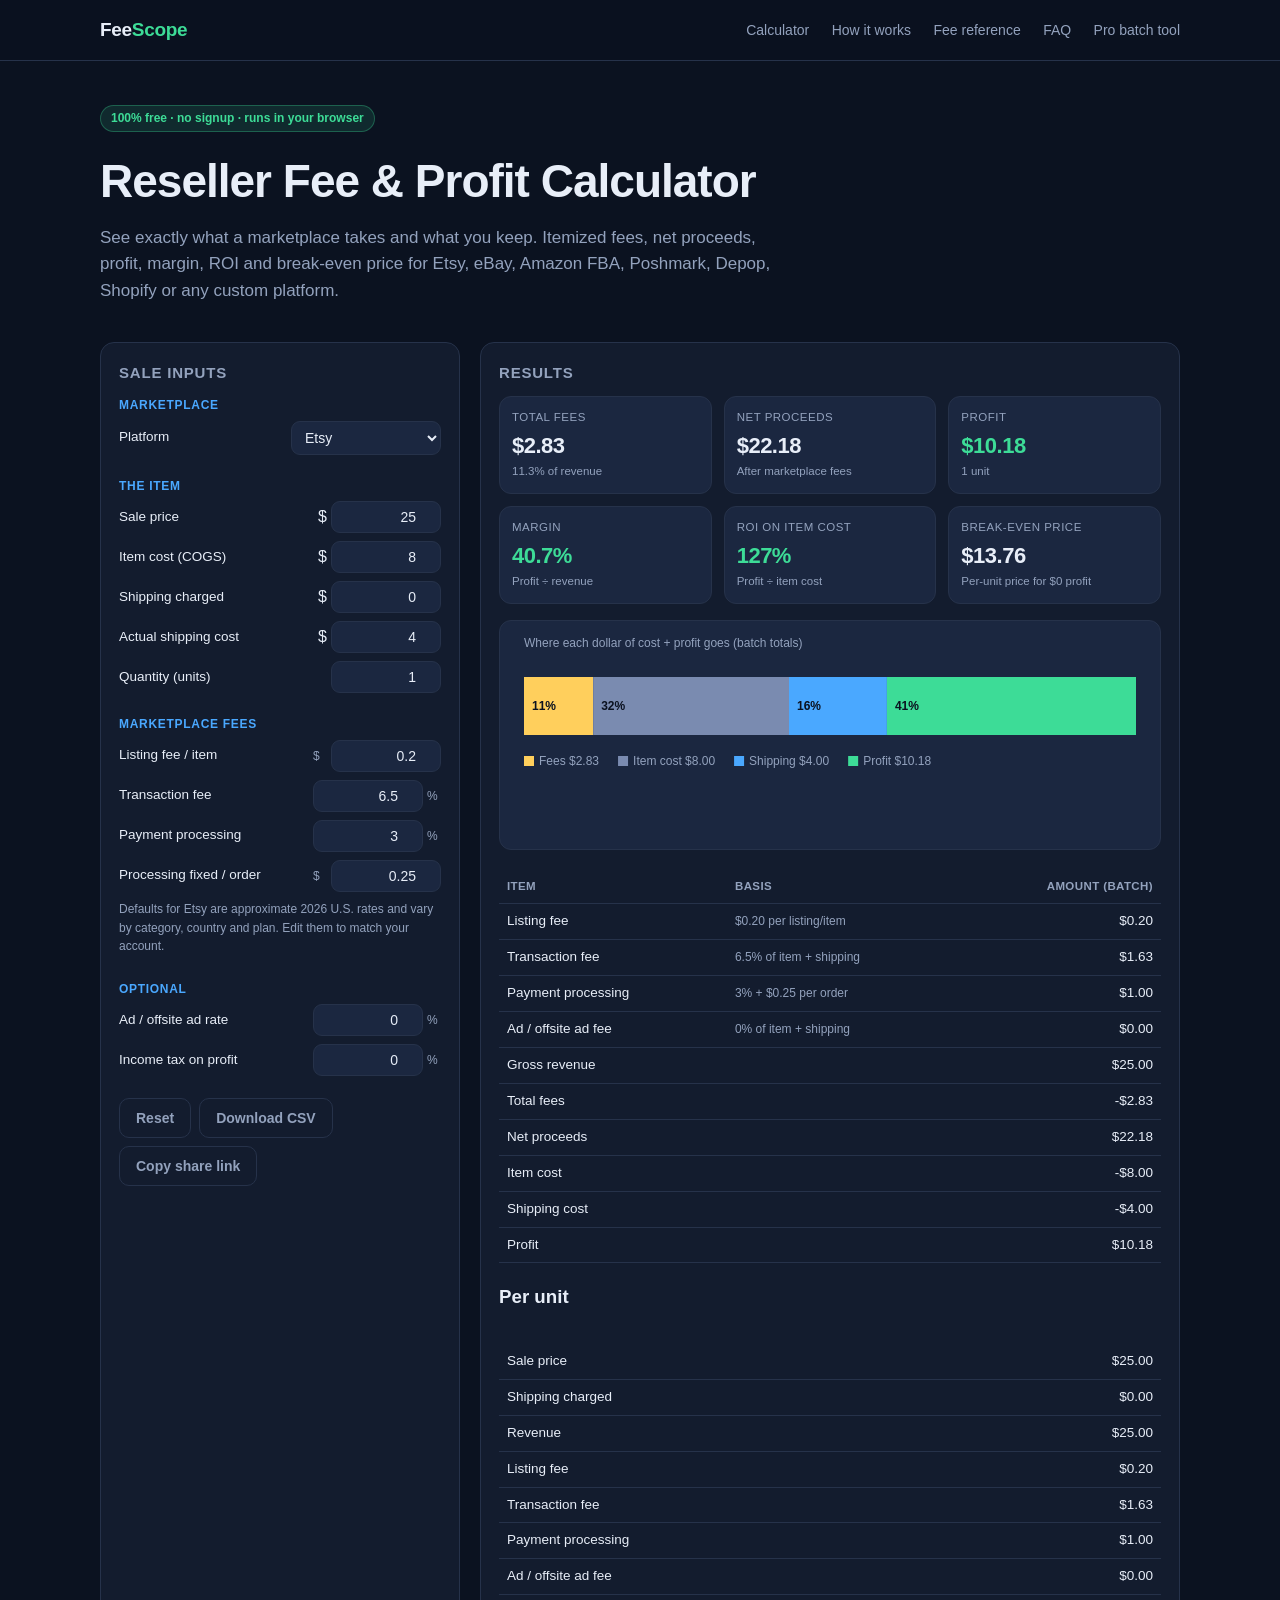
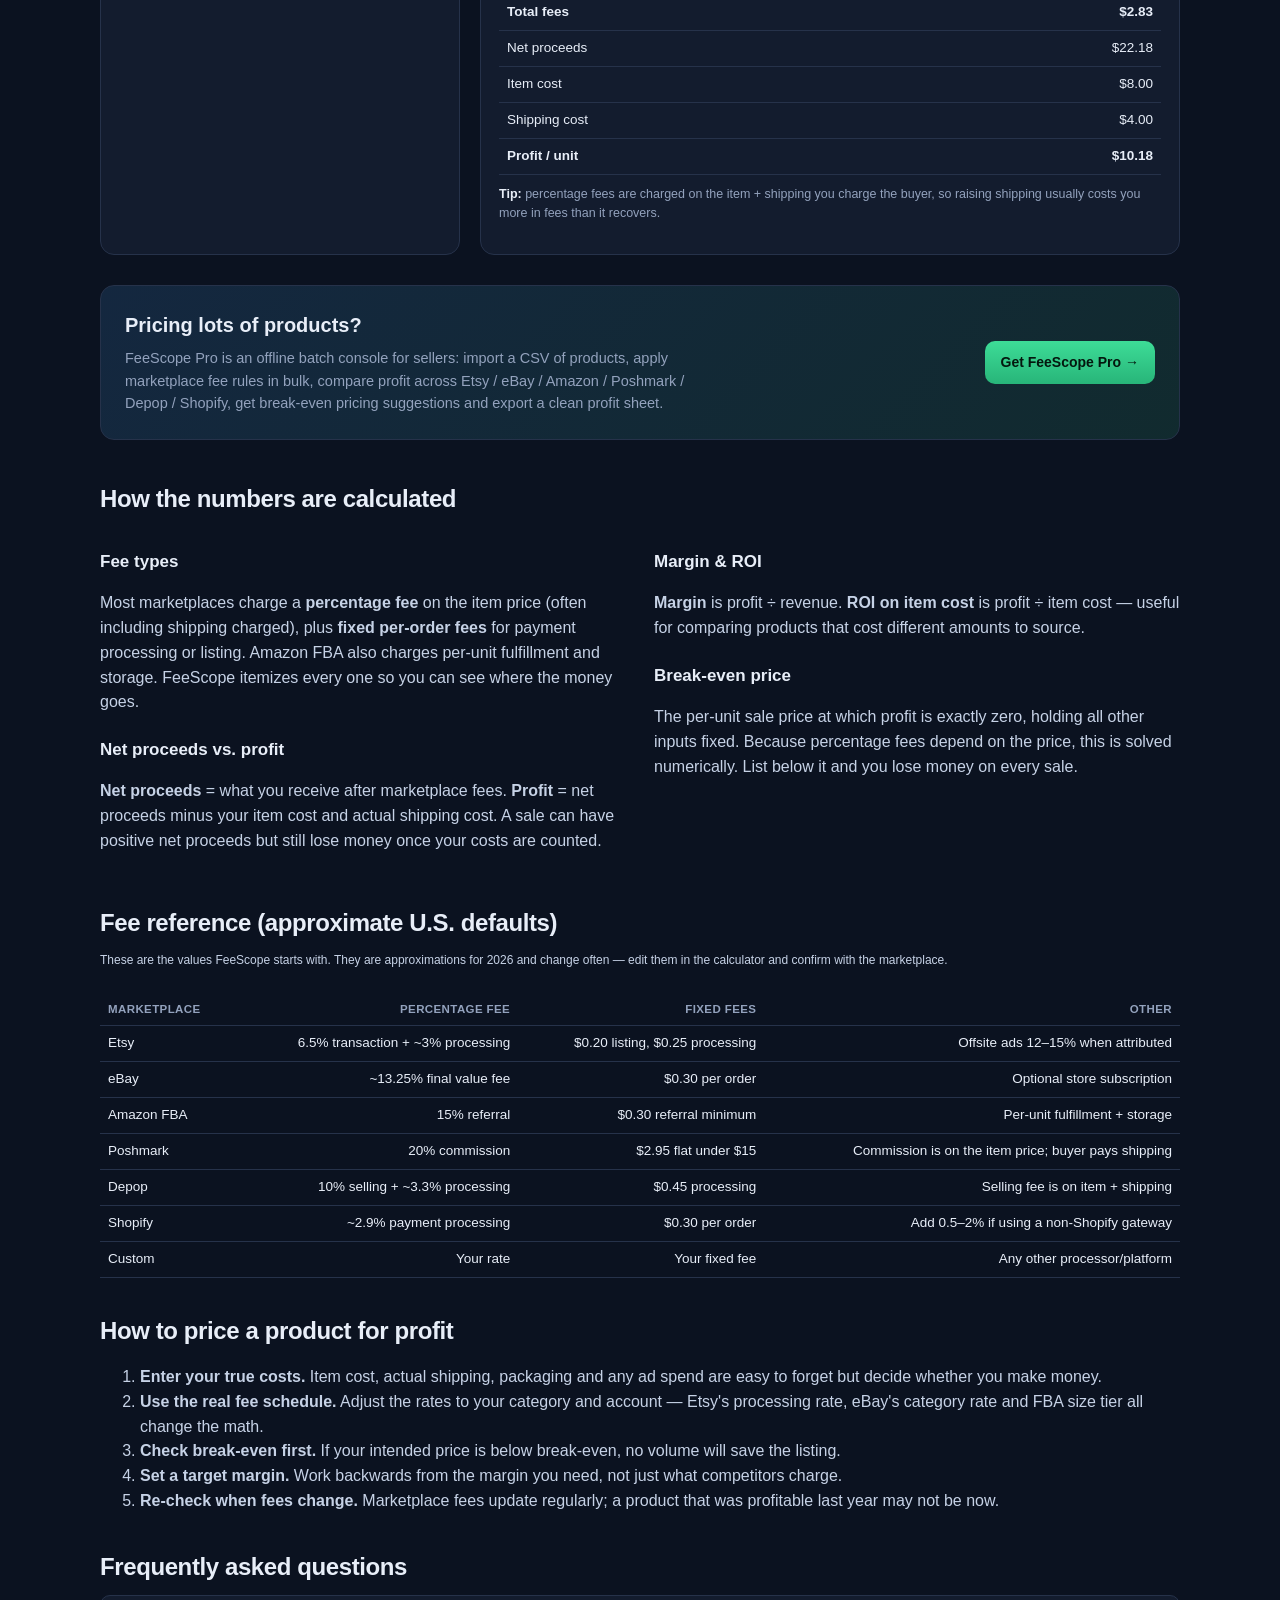
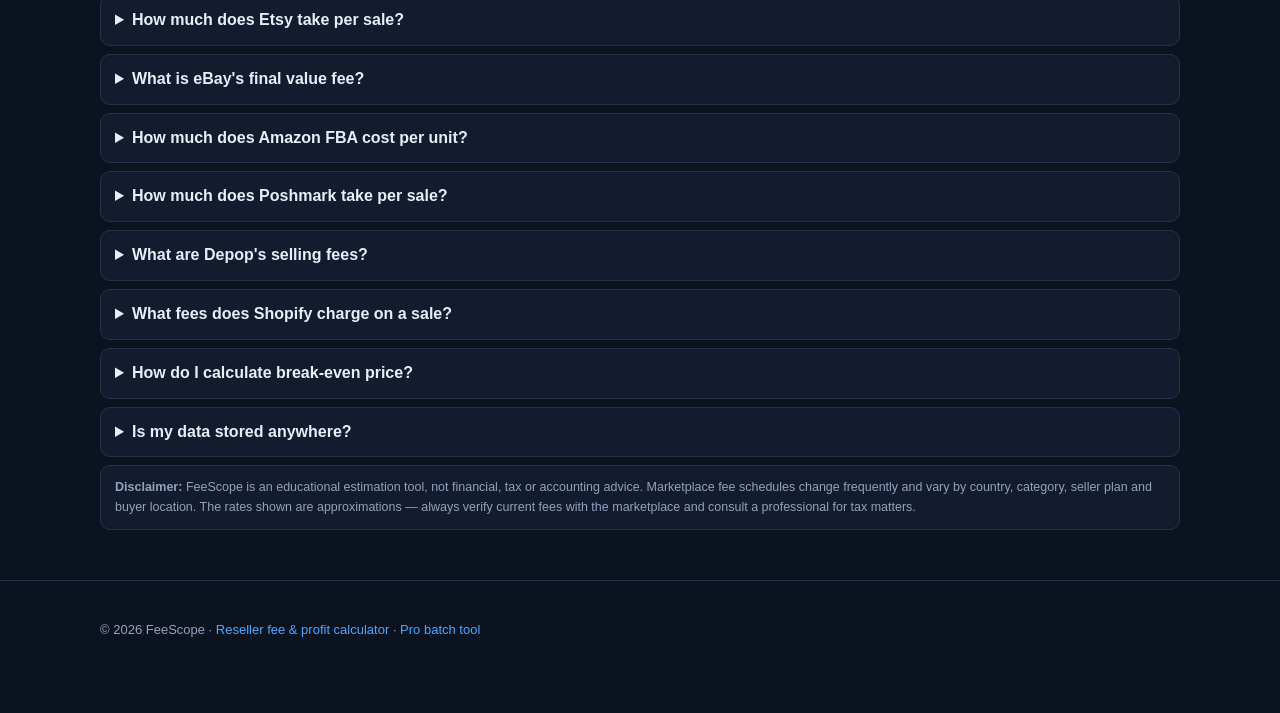
<file: index.html>
<!doctype html>
<html lang="en">
<head>
<meta charset="utf-8">
<meta name="viewport" content="width=device-width,initial-scale=1">
<title>Reseller Fee &amp; Profit Calculator — Etsy, eBay &amp; Amazon FBA | FeeScope</title>
<meta name="description" content="Free reseller fee calculator. Estimate Etsy, eBay, Amazon FBA, Poshmark, Depop and Shopify fees, net proceeds, profit, margin, ROI and break-even price. No signup, runs in your browser.">
<link rel="canonical" href="https://lowlune.github.io/feescope/">
<meta property="og:title" content="Reseller Fee &amp; Profit Calculator — FeeScope">
<meta property="og:description" content="Estimate Etsy, eBay, Amazon FBA, Poshmark, Depop and Shopify fees, profit, margin and break-even price for any product.">
<meta property="og:type" content="website">
<meta property="og:url" content="https://lowlune.github.io/feescope/">
<meta property="og:site_name" content="FeeScope">
<meta property="og:image" content="https://lowlune.github.io/feescope/og.png">
<meta property="og:image:width" content="1200">
<meta property="og:image:height" content="630">
<meta property="og:image:alt" content="FeeScope — free reseller fee and profit calculator for Etsy, eBay, Amazon FBA, Poshmark, Depop and Shopify">
<meta name="twitter:card" content="summary_large_image">
<meta name="twitter:title" content="Reseller Fee &amp; Profit Calculator — FeeScope">
<meta name="twitter:description" content="Estimate Etsy, eBay, Amazon FBA, Poshmark, Depop and Shopify fees, profit, margin and break-even price for any product.">
<meta name="twitter:image" content="https://lowlune.github.io/feescope/og.png">
<link rel="stylesheet" href="styles.css">
<script type="application/ld+json">
{"@context":"https://schema.org","@type":"WebApplication","name":"FeeScope Reseller Fee Calculator",
"url":"https://lowlune.github.io/feescope/",
"applicationCategory":"BusinessApplication","operatingSystem":"Web",
"isAccessibleForFree":true,
"featureList":["Itemized marketplace fees","Net proceeds","Profit and margin","ROI on item cost","Break-even price","Etsy, eBay, Amazon FBA, Poshmark, Depop and Shopify presets","CSV export"],
"author":{"@type":"Organization","name":"FeeScope"},
"sameAs":"https://github.com/lowlune/feescope",
"offers":{"@type":"Offer","price":"0","priceCurrency":"USD"}}
</script>
<script type="application/ld+json">
{"@context":"https://schema.org","@type":"FAQPage","mainEntity":[
{"@type":"Question","name":"How much does Etsy take per sale?","acceptedAnswer":{"@type":"Answer","text":"Etsy generally charges a $0.20 listing fee, a 6.5% transaction fee on the item price plus shipping charged, and payment processing of roughly 3% + $0.25 per order in the US. Offsite ads can add 12–15% on attributed orders. Rates vary by country and plan, so verify in your Etsy account."}},
{"@type":"Question","name":"What is eBay's final value fee?","acceptedAnswer":{"@type":"Answer","text":"For many categories eBay's final value fee is about 13.25% of the item price plus shipping, with a fixed $0.30 per-order fee. The exact rate depends on the category, seller level and store subscription."}},
{"@type":"Question","name":"How much does Amazon FBA cost per unit?","acceptedAnswer":{"@type":"Answer","text":"Amazon FBA typically charges a 15% referral fee on the total sales price (minimum about $0.30 per item), a per-unit fulfillment fee that depends on size and weight, and a per-unit monthly storage fee. Use the calculator to plug in your exact numbers."}},
{"@type":"Question","name":"How do I calculate break-even price?","acceptedAnswer":{"@type":"Answer","text":"Break-even price is the sale price at which profit is exactly zero after all marketplace fees, item cost and shipping. Because percentage fees depend on the price, FeeScope solves for it numerically and shows it in the results."}},
{"@type":"Question","name":"How much does Poshmark take per sale?","acceptedAnswer":{"@type":"Answer","text":"Poshmark charges a 20% commission on sales of $15 or more, and a flat $2.95 on sales under $15. The commission is based on the item sale price; shipping is paid by the buyer."}},
{"@type":"Question","name":"What are Depop's selling fees?","acceptedAnswer":{"@type":"Answer","text":"Depop's U.S. selling fee is about 10% of the item price plus shipping charged, with payment processing of roughly 3.3% + $0.45 per order. Rates and payment providers vary by country."}},
{"@type":"Question","name":"What fees does Shopify charge on a sale?","acceptedAnswer":{"@type":"Answer","text":"Shopify itself does not take a cut of each sale, but payment processing on the Basic plan is roughly 2.9% + $0.30 per online order with Shopify Payments. If you use a third-party gateway, add your plan's third-party transaction fee (0.5–2%)."}}]}
</script>
</head>
<body>
<header>
  <div class="wrap nav">
    <div class="brand">Fee<b>Scope</b></div>
    <nav>
      <a href="#calculator">Calculator</a>
      <a href="#how">How it works</a>
      <a href="#fees">Fee reference</a>
      <a href="#faq">FAQ</a>
      <a href="pro.html">Pro batch tool</a>
    </nav>
  </div>
</header>

<div class="wrap">
  <section class="hero">
    <span class="badge">100% free · no signup · runs in your browser</span>
    <h1>Reseller Fee &amp; Profit Calculator</h1>
    <p>See exactly what a marketplace takes and what you keep. Itemized fees, net proceeds, profit, margin, ROI and break-even price for Etsy, eBay, Amazon FBA, Poshmark, Depop, Shopify or any custom platform.</p>
  </section>

  <div class="app" id="calculator">
    <form class="panel" onsubmit="return false" autocomplete="off">
      <h2>Sale inputs</h2>
      <fieldset>
        <legend>Marketplace</legend>
        <div class="field">
          <label for="marketplace">Platform</label>
          <div class="in">
            <select id="marketplace">
              <option value="etsy" selected>Etsy</option>
              <option value="ebay">eBay</option>
              <option value="amazon">Amazon FBA</option>
              <option value="poshmark">Poshmark</option>
              <option value="depop">Depop</option>
              <option value="shopify">Shopify</option>
              <option value="custom">Custom / other</option>
            </select>
          </div>
        </div>
      </fieldset>
      <fieldset>
        <legend>The item</legend>
        <div class="field"><label for="salePrice">Sale price</label><div class="in">$<input id="salePrice" type="number" value="25" step="0.01" min="0"></div></div>
        <div class="field"><label for="itemCost">Item cost (COGS)</label><div class="in">$<input id="itemCost" type="number" value="8" step="0.01" min="0"></div></div>
        <div class="field"><label for="shippingCharged">Shipping charged</label><div class="in">$<input id="shippingCharged" type="number" value="0" step="0.01" min="0"></div></div>
        <div class="field"><label for="shippingCost">Actual shipping cost</label><div class="in">$<input id="shippingCost" type="number" value="4" step="0.01" min="0"></div></div>
        <div class="field"><label for="quantity">Quantity (units)</label><div class="in"><input id="quantity" type="number" value="1" step="1" min="0"></div></div>
      </fieldset>
      <fieldset>
        <legend>Marketplace fees</legend>
        <div id="configFields"></div>
        <p class="note" id="configNote"></p>
      </fieldset>
      <fieldset>
        <legend>Optional</legend>
        <div class="field"><label for="adRate">Ad / offsite ad rate</label><div class="in"><input id="adRate" type="number" value="0" step="0.1" min="0"><span class="unit">%</span></div></div>
        <div class="field"><label for="taxRate">Income tax on profit</label><div class="in"><input id="taxRate" type="number" value="0" step="1" min="0" max="100"><span class="unit">%</span></div></div>
      </fieldset>
      <div class="share-row">
        <button class="btn ghost" type="button" id="reset">Reset</button>
        <button class="btn ghost" type="button" id="csv">Download CSV</button>
        <button class="btn ghost" type="button" id="share">Copy share link</button>
      </div>
    </form>

    <div class="panel">
      <h2>Results</h2>
      <div class="metrics" id="metrics"></div>
      <canvas id="chart" aria-label="Revenue breakdown chart"></canvas>
      <div class="legend" id="legend"></div>
      <div id="feesTable"></div>
      <div id="perUnit"></div>
      <p class="tips"><b>Tip:</b> percentage fees are charged on the item + shipping you charge the buyer, so raising shipping usually costs you more in fees than it recovers.</p>
    </div>
  </div>

  <section class="cta" id="pro">
    <div>
      <h3>Pricing lots of products?</h3>
      <p>FeeScope Pro is an offline batch console for sellers: import a CSV of products, apply marketplace fee rules in bulk, compare profit across Etsy / eBay / Amazon / Poshmark / Depop / Shopify, get break-even pricing suggestions and export a clean profit sheet.</p>
    </div>
    <a class="btn" href="#pro" data-gumroad>Get FeeScope Pro →</a>
  </section>

  <section class="content">
    <h2 id="how">How the numbers are calculated</h2>
    <div class="grid2">
      <div>
        <h3>Fee types</h3>
        <p>Most marketplaces charge a <strong>percentage fee</strong> on the item price (often including shipping charged), plus <strong>fixed per-order fees</strong> for payment processing or listing. Amazon FBA also charges per-unit fulfillment and storage. FeeScope itemizes every one so you can see where the money goes.</p>
        <h3>Net proceeds vs. profit</h3>
        <p><strong>Net proceeds</strong> = what you receive after marketplace fees. <strong>Profit</strong> = net proceeds minus your item cost and actual shipping cost. A sale can have positive net proceeds but still lose money once your costs are counted.</p>
      </div>
      <div>
        <h3>Margin &amp; ROI</h3>
        <p><strong>Margin</strong> is profit ÷ revenue. <strong>ROI on item cost</strong> is profit ÷ item cost — useful for comparing products that cost different amounts to source.</p>
        <h3>Break-even price</h3>
        <p>The per-unit sale price at which profit is exactly zero, holding all other inputs fixed. Because percentage fees depend on the price, this is solved numerically. List below it and you lose money on every sale.</p>
      </div>
    </div>

    <h2 id="fees">Fee reference (approximate U.S. defaults)</h2>
    <p class="note">These are the values FeeScope starts with. They are approximations for 2026 and change often — edit them in the calculator and confirm with the marketplace.</p>
    <div class="tbl-wrap">
      <table>
        <thead><tr><th>Marketplace</th><th>Percentage fee</th><th>Fixed fees</th><th>Other</th></tr></thead>
        <tbody>
          <tr><td>Etsy</td><td>6.5% transaction + ~3% processing</td><td>$0.20 listing, $0.25 processing</td><td>Offsite ads 12–15% when attributed</td></tr>
          <tr><td>eBay</td><td>~13.25% final value fee</td><td>$0.30 per order</td><td>Optional store subscription</td></tr>
          <tr><td>Amazon FBA</td><td>15% referral</td><td>$0.30 referral minimum</td><td>Per-unit fulfillment + storage</td></tr>
          <tr><td>Poshmark</td><td>20% commission</td><td>$2.95 flat under $15</td><td>Commission is on the item price; buyer pays shipping</td></tr>
          <tr><td>Depop</td><td>10% selling + ~3.3% processing</td><td>$0.45 processing</td><td>Selling fee is on item + shipping</td></tr>
          <tr><td>Shopify</td><td>~2.9% payment processing</td><td>$0.30 per order</td><td>Add 0.5–2% if using a non-Shopify gateway</td></tr>
          <tr><td>Custom</td><td>Your rate</td><td>Your fixed fee</td><td>Any other processor/platform</td></tr>
        </tbody>
      </table>
    </div>

    <h2>How to price a product for profit</h2>
    <ol>
      <li><strong>Enter your true costs.</strong> Item cost, actual shipping, packaging and any ad spend are easy to forget but decide whether you make money.</li>
      <li><strong>Use the real fee schedule.</strong> Adjust the rates to your category and account — Etsy's processing rate, eBay's category rate and FBA size tier all change the math.</li>
      <li><strong>Check break-even first.</strong> If your intended price is below break-even, no volume will save the listing.</li>
      <li><strong>Set a target margin.</strong> Work backwards from the margin you need, not just what competitors charge.</li>
      <li><strong>Re-check when fees change.</strong> Marketplace fees update regularly; a product that was profitable last year may not be now.</li>
    </ol>

    <h2 id="faq">Frequently asked questions</h2>
    <details><summary>How much does Etsy take per sale?</summary><p>Etsy generally charges a $0.20 listing fee, a 6.5% transaction fee on the item price plus shipping charged, and payment processing of roughly 3% + $0.25 per order in the US. Offsite ads can add 12–15% on attributed orders. Rates vary by country and plan, so verify in your Etsy account.</p></details>
    <details><summary>What is eBay's final value fee?</summary><p>For many categories eBay's final value fee is about 13.25% of the item price plus shipping, with a fixed $0.30 per-order fee. The exact rate depends on the category, seller level and store subscription.</p></details>
    <details><summary>How much does Amazon FBA cost per unit?</summary><p>Amazon FBA typically charges a 15% referral fee on the total sales price (minimum about $0.30 per item), a per-unit fulfillment fee that depends on size and weight, and a per-unit monthly storage fee. Plug your exact size tier into the calculator.</p></details>
    <details><summary>How much does Poshmark take per sale?</summary><p>Poshmark charges a 20% commission on sales of $15 or more, and a flat $2.95 on sales under $15. The commission is based on the item sale price; shipping is paid by the buyer, so it is not part of the fee base.</p></details>
    <details><summary>What are Depop's selling fees?</summary><p>Depop's U.S. selling fee is about 10% of the item price plus shipping charged, with payment processing of roughly 3.3% + $0.45 per order. Rates and payment providers vary by country.</p></details>
    <details><summary>What fees does Shopify charge on a sale?</summary><p>Shopify itself does not take a cut of each sale, but payment processing on the Basic plan is roughly 2.9% + $0.30 per online order with Shopify Payments. If you use a third-party gateway, add your plan's third-party transaction fee (0.5–2%).</p></details>
    <details><summary>How do I calculate break-even price?</summary><p>Break-even price is the sale price at which profit is exactly zero after all fees, item cost and shipping. Because percentage fees depend on the price, FeeScope solves it numerically and shows it in the results.</p></details>
    <details><summary>Is my data stored anywhere?</summary><p>No. Everything runs in your browser. Nothing is uploaded, and your inputs only live in the page URL if you copy a share link.</p></details>

    <div class="disclaimer"><strong>Disclaimer:</strong> FeeScope is an educational estimation tool, not financial, tax or accounting advice. Marketplace fee schedules change frequently and vary by country, category, seller plan and buyer location. The rates shown are approximations — always verify current fees with the marketplace and consult a professional for tax matters.</div>
  </section>
</div>

<footer>
  <div class="wrap">
    <p>© <span id="yr"></span> FeeScope · <a href="#calculator">Reseller fee &amp; profit calculator</a> · <a href="pro.html">Pro batch tool</a></p>
  </div>
</footer>
<script type="module" src="app.js"></script>
<script>document.getElementById('yr').textContent = new Date().getFullYear();</script>
</body>
</html>
</file>
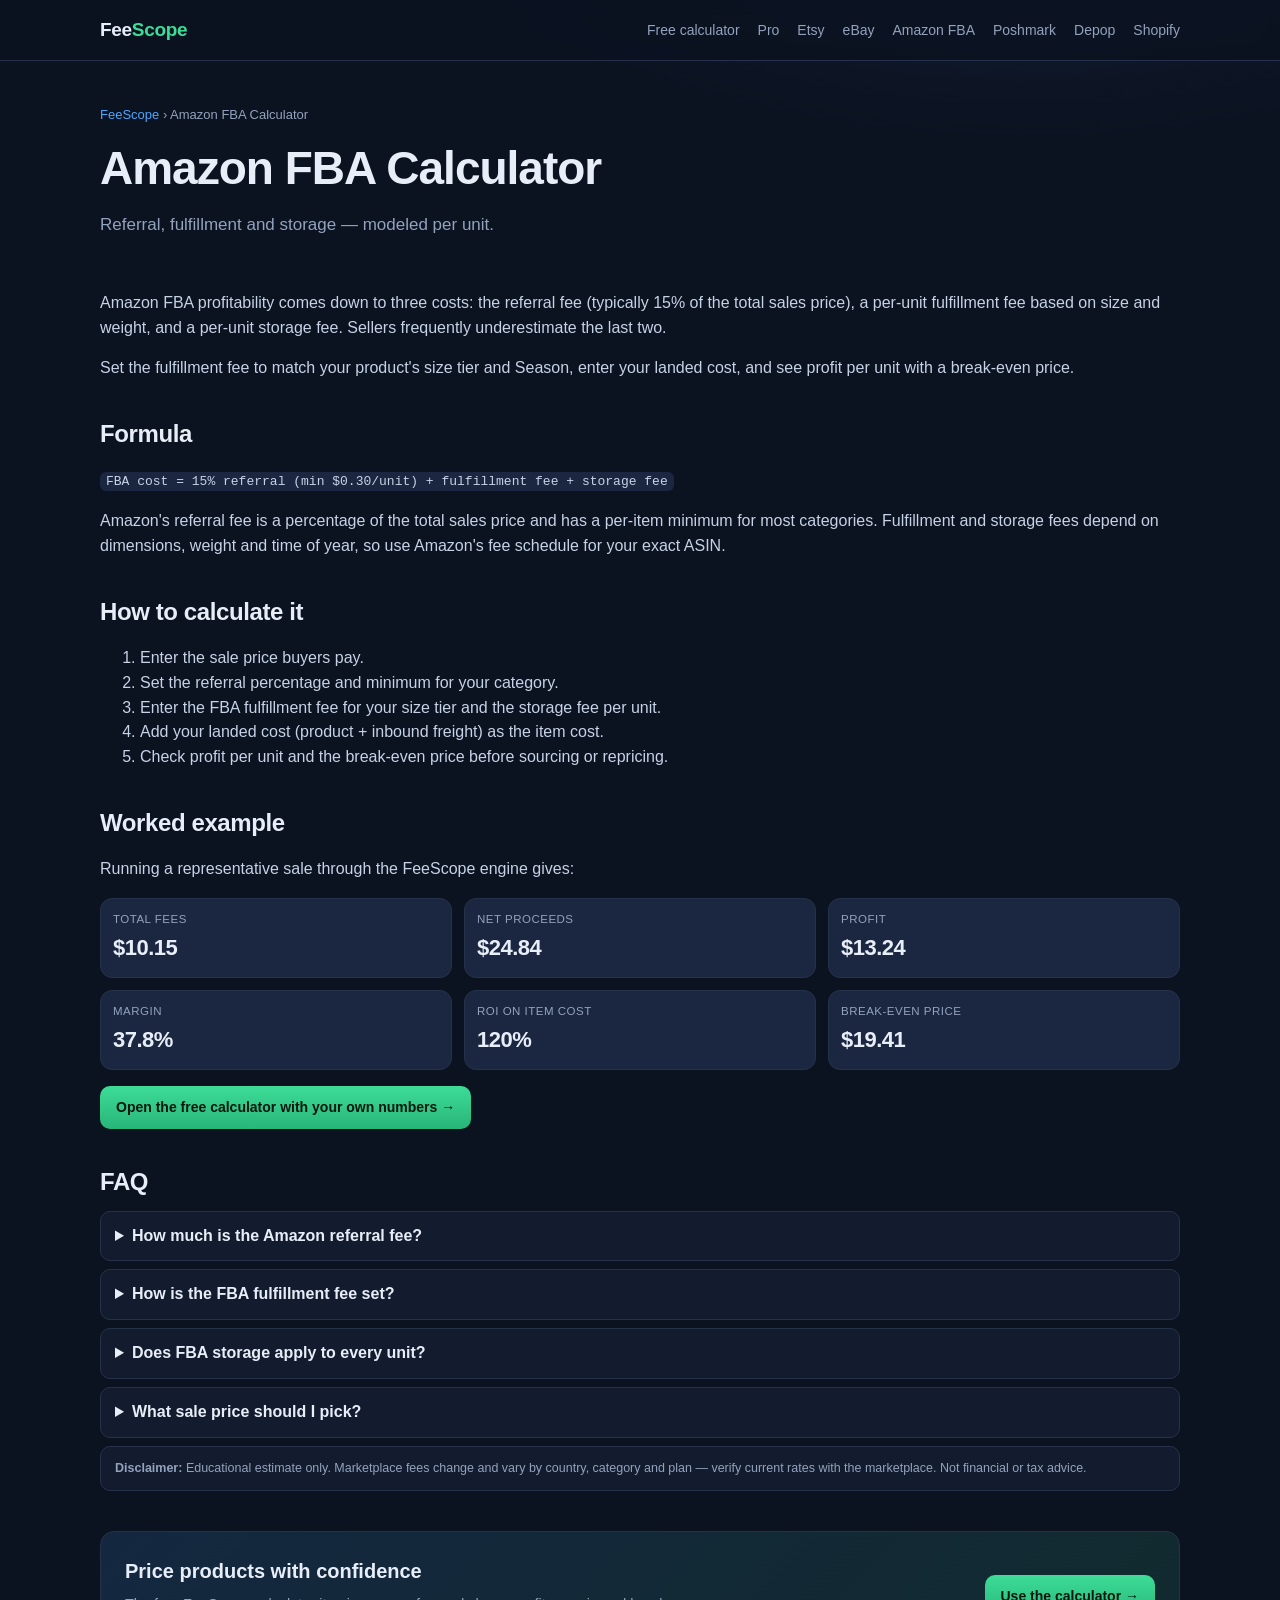
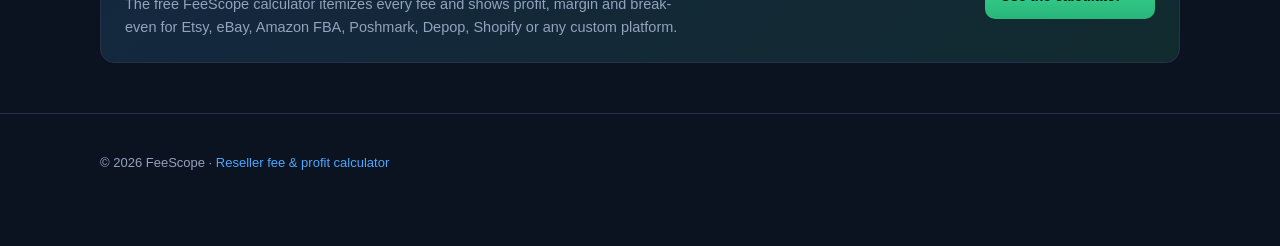
<file: amazon-fba-calculator.html>
<!doctype html>
<html lang="en">
<head>
<meta charset="utf-8">
<meta name="viewport" content="width=device-width,initial-scale=1">
<title>Amazon FBA Calculator — Referral, Fulfillment &amp; Storage Fees | FeeScope</title>
<meta name="description" content="Free Amazon FBA calculator. Estimate the 15% referral fee, per-unit fulfillment and storage costs, then see net profit, margin and break-even.">
<link rel="canonical" href="https://lowlune.github.io/feescope/amazon-fba-calculator.html">
<meta property="og:title" content="Amazon FBA Calculator | FeeScope">
<meta property="og:description" content="Free Amazon FBA calculator. Estimate the 15% referral fee, per-unit fulfillment and storage costs, then see net profit, margin and break-even.">
<meta property="og:type" content="article">
<meta property="og:url" content="https://lowlune.github.io/feescope/amazon-fba-calculator.html">
<meta property="og:site_name" content="FeeScope">
<meta property="og:image" content="https://lowlune.github.io/feescope/og.png">
<meta property="og:image:width" content="1200">
<meta property="og:image:height" content="630">
<meta name="twitter:card" content="summary_large_image">
<meta name="twitter:title" content="Amazon FBA Calculator | FeeScope">
<meta name="twitter:description" content="Free Amazon FBA calculator. Estimate the 15% referral fee, per-unit fulfillment and storage costs, then see net profit, margin and break-even.">
<meta name="twitter:image" content="https://lowlune.github.io/feescope/og.png">
<link rel="stylesheet" href="styles.css">
<script type="application/ld+json">{"@context":"https://schema.org","@type":"FAQPage","mainEntity":[{"@type":"Question","name":"How much is the Amazon referral fee?","acceptedAnswer":{"@type":"Answer","text":"Most categories are 15% of the total sales price, with a per-item minimum around $0.30. Some categories, like consumer electronics, are lower."}},{"@type":"Question","name":"How is the FBA fulfillment fee set?","acceptedAnswer":{"@type":"Answer","text":"It depends on the product's size tier and weight, and it changes with Amazon's rate cards. Enter the figure from Amazon's fee schedule for your ASIN."}},{"@type":"Question","name":"Does FBA storage apply to every unit?","acceptedAnswer":{"@type":"Answer","text":"Storage is charged on the inventory Amazon holds, by volume and season. Allocating storage per unit sold is a useful approximation."}},{"@type":"Question","name":"What sale price should I pick?","acceptedAnswer":{"@type":"Answer","text":"Start from the break-even price and add your target profit per unit. Remember that Amazon ads, returns and coupons can reduce the final margin."}}]}</script>
</head>
<body>
<header><div class="wrap nav"><a class="brand" href="index.html" style="text-decoration:none">Fee<b>Scope</b></a>
<nav><a href="index.html">Free calculator</a><a href="pro.html">Pro</a><a href="etsy-fee-calculator.html">Etsy</a><a href="ebay-fee-calculator.html">eBay</a><a href="amazon-fba-calculator.html">Amazon FBA</a><a href="poshmark-fee-calculator.html">Poshmark</a><a href="depop-fee-calculator.html">Depop</a><a href="shopify-fee-calculator.html">Shopify</a></nav></div></header>
<div class="wrap">
  <section class="hero">
    <p style="font-size:13px;color:var(--muted);margin:0 0 8px"><a href="index.html">FeeScope</a> › Amazon FBA Calculator</p>
    <h1>Amazon FBA Calculator</h1>
    <p>Referral, fulfillment and storage — modeled per unit.</p>
  </section>

  <section class="content">
    <p>Amazon FBA profitability comes down to three costs: the referral fee (typically 15% of the total sales price), a per-unit fulfillment fee based on size and weight, and a per-unit storage fee. Sellers frequently underestimate the last two.</p><p>Set the fulfillment fee to match your product's size tier and Season, enter your landed cost, and see profit per unit with a break-even price.</p>
    <h2>Formula</h2>
    <p><code>FBA cost = 15% referral (min $0.30/unit) + fulfillment fee + storage fee</code></p>
    <p>Amazon's referral fee is a percentage of the total sales price and has a per-item minimum for most categories. Fulfillment and storage fees depend on dimensions, weight and time of year, so use Amazon's fee schedule for your exact ASIN.</p>
    <h2>How to calculate it</h2>
    <ol><li>Enter the sale price buyers pay.</li><li>Set the referral percentage and minimum for your category.</li><li>Enter the FBA fulfillment fee for your size tier and the storage fee per unit.</li><li>Add your landed cost (product + inbound freight) as the item cost.</li><li>Check profit per unit and the break-even price before sourcing or repricing.</li></ol>

    <h2>Worked example</h2>
    <p>Running a representative sale through the FeeScope engine gives:</p>
    <div class="metrics"><div class="metric"><div class="k">Total fees</div><div class="v">$10.15</div></div><div class="metric"><div class="k">Net proceeds</div><div class="v">$24.84</div></div><div class="metric"><div class="k">Profit</div><div class="v">$13.24</div></div><div class="metric"><div class="k">Margin</div><div class="v">37.8%</div></div><div class="metric"><div class="k">ROI on item cost</div><div class="v">120%</div></div><div class="metric"><div class="k">Break-even price</div><div class="v">$19.41</div></div></div>
    <p><a class="btn" href="index.html">Open the free calculator with your own numbers →</a></p>

    <h2>FAQ</h2>
    <details><summary>How much is the Amazon referral fee?</summary><p>Most categories are 15% of the total sales price, with a per-item minimum around $0.30. Some categories, like consumer electronics, are lower.</p></details><details><summary>How is the FBA fulfillment fee set?</summary><p>It depends on the product's size tier and weight, and it changes with Amazon's rate cards. Enter the figure from Amazon's fee schedule for your ASIN.</p></details><details><summary>Does FBA storage apply to every unit?</summary><p>Storage is charged on the inventory Amazon holds, by volume and season. Allocating storage per unit sold is a useful approximation.</p></details><details><summary>What sale price should I pick?</summary><p>Start from the break-even price and add your target profit per unit. Remember that Amazon ads, returns and coupons can reduce the final margin.</p></details>
    <div class="disclaimer"><strong>Disclaimer:</strong> Educational estimate only. Marketplace fees change and vary by country, category and plan — verify current rates with the marketplace. Not financial or tax advice.</div>
  </section>

  <section class="cta">
    <div><h3>Price products with confidence</h3><p>The free FeeScope calculator itemizes every fee and shows profit, margin and break-even for Etsy, eBay, Amazon FBA, Poshmark, Depop, Shopify or any custom platform.</p></div>
    <a class="btn" href="index.html">Use the calculator →</a>
  </section>
</div>
<footer><div class="wrap"><p>© <span class="yr"></span> FeeScope · <a href="index.html">Reseller fee &amp; profit calculator</a></p></div></footer>
<script>document.querySelectorAll('.yr').forEach(e=>e.textContent=new Date().getFullYear());</script>
</body></html>
</file>
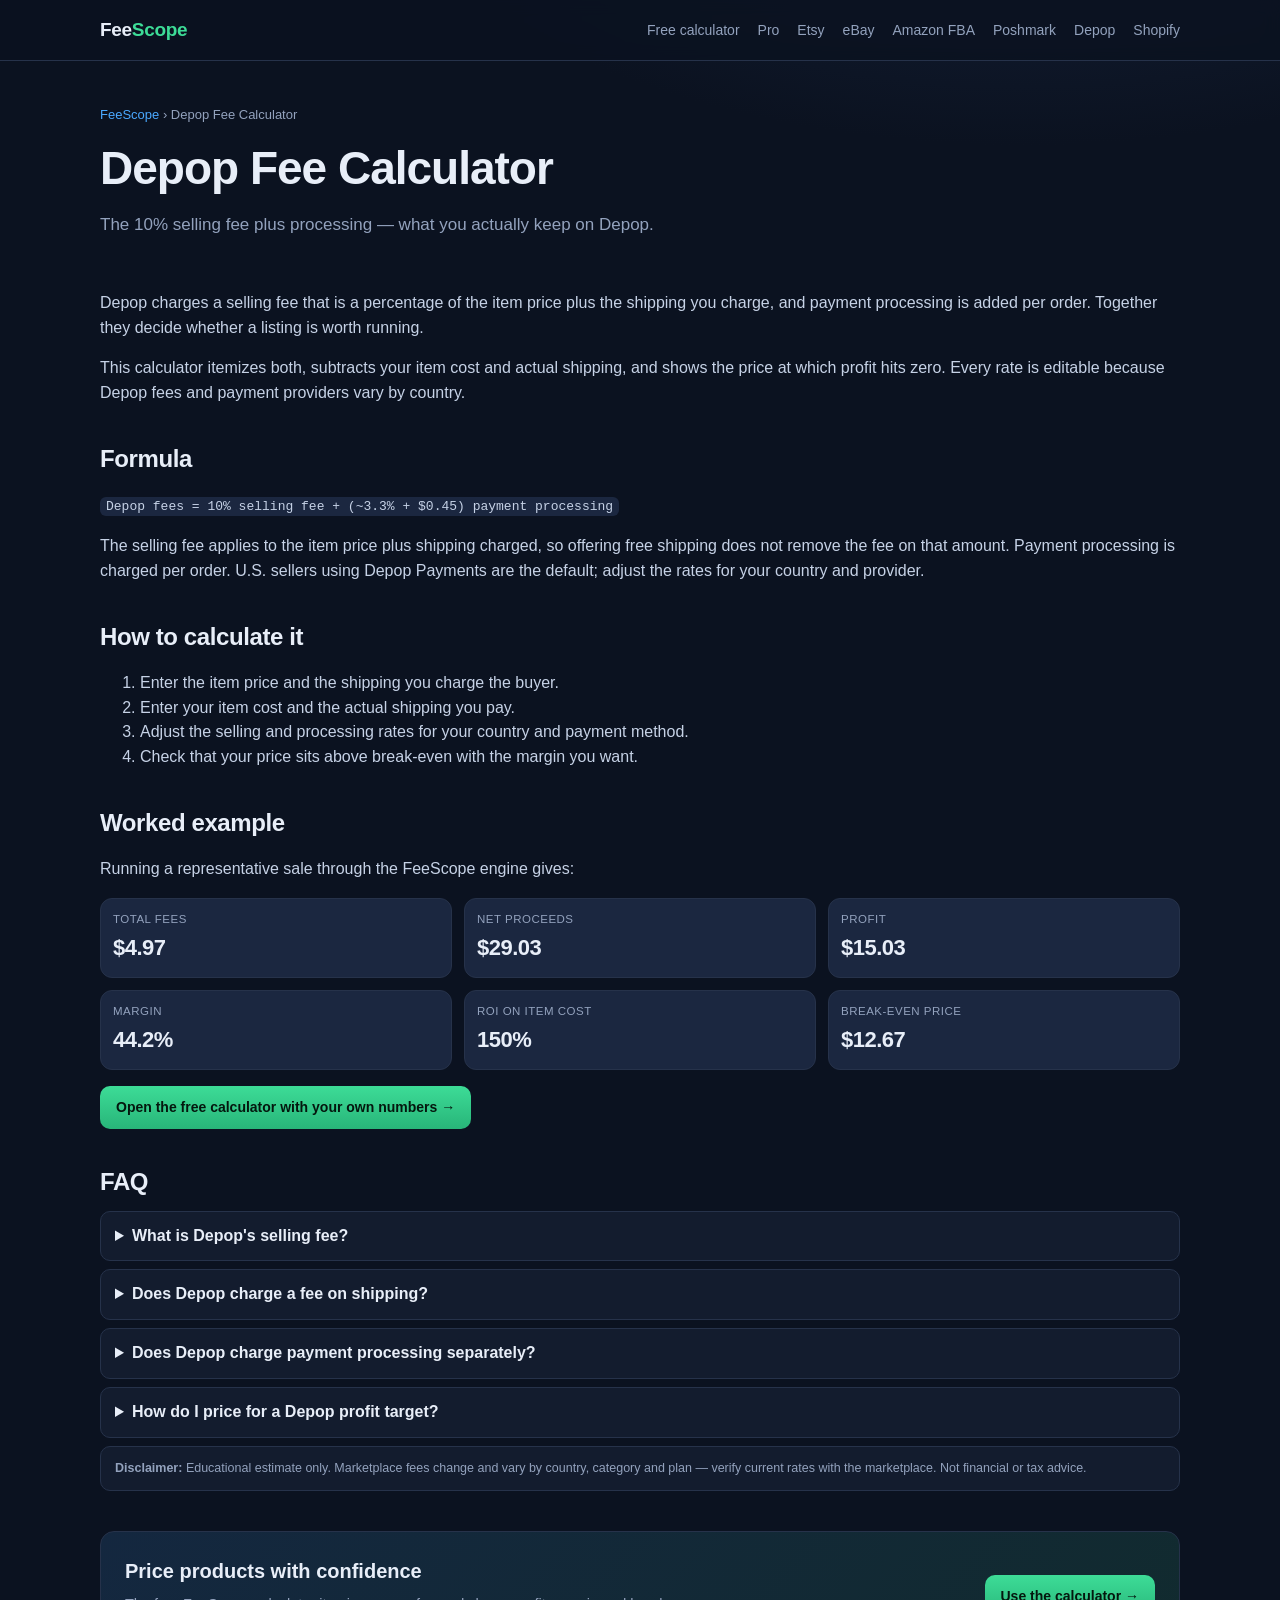
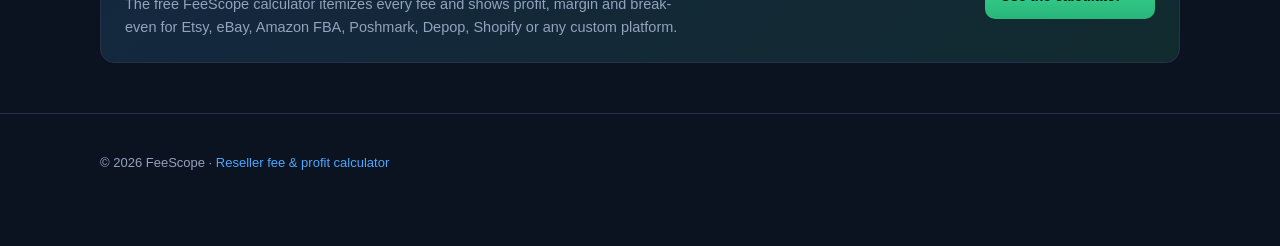
<file: depop-fee-calculator.html>
<!doctype html>
<html lang="en">
<head>
<meta charset="utf-8">
<meta name="viewport" content="width=device-width,initial-scale=1">
<title>Depop Fee Calculator — 10% Selling Fee &amp; Profit | FeeScope</title>
<meta name="description" content="Free Depop fee calculator. Estimate the 10% selling fee and payment processing, then see net proceeds, profit, margin and break-even price.">
<link rel="canonical" href="https://lowlune.github.io/feescope/depop-fee-calculator.html">
<meta property="og:title" content="Depop Fee Calculator | FeeScope">
<meta property="og:description" content="Free Depop fee calculator. Estimate the 10% selling fee and payment processing, then see net proceeds, profit, margin and break-even price.">
<meta property="og:type" content="article">
<meta property="og:url" content="https://lowlune.github.io/feescope/depop-fee-calculator.html">
<meta property="og:site_name" content="FeeScope">
<meta property="og:image" content="https://lowlune.github.io/feescope/og.png">
<meta property="og:image:width" content="1200">
<meta property="og:image:height" content="630">
<meta name="twitter:card" content="summary_large_image">
<meta name="twitter:title" content="Depop Fee Calculator | FeeScope">
<meta name="twitter:description" content="Free Depop fee calculator. Estimate the 10% selling fee and payment processing, then see net proceeds, profit, margin and break-even price.">
<meta name="twitter:image" content="https://lowlune.github.io/feescope/og.png">
<link rel="stylesheet" href="styles.css">
<script type="application/ld+json">{"@context":"https://schema.org","@type":"FAQPage","mainEntity":[{"@type":"Question","name":"What is Depop's selling fee?","acceptedAnswer":{"@type":"Answer","text":"Depop's U.S. selling fee is about 10% of the item price plus shipping charged, with payment processing of roughly 3.3% + $0.45 per order. Rates differ by country."}},{"@type":"Question","name":"Does Depop charge a fee on shipping?","acceptedAnswer":{"@type":"Answer","text":"Yes. The selling fee is calculated on the item price plus the shipping you charge the buyer, so free shipping still incurs the fee on that amount."}},{"@type":"Question","name":"Does Depop charge payment processing separately?","acceptedAnswer":{"@type":"Answer","text":"Yes. Depop Payments processing is charged per order on top of the selling fee. The default here reflects a common U.S. rate — edit it to match your account."}},{"@type":"Question","name":"How do I price for a Depop profit target?","acceptedAnswer":{"@type":"Answer","text":"Use the break-even price as your floor, then add your target margin. Re-check whenever Depop updates its fees or you switch payment providers."}}]}</script>
</head>
<body>
<header><div class="wrap nav"><a class="brand" href="index.html" style="text-decoration:none">Fee<b>Scope</b></a>
<nav><a href="index.html">Free calculator</a><a href="pro.html">Pro</a><a href="etsy-fee-calculator.html">Etsy</a><a href="ebay-fee-calculator.html">eBay</a><a href="amazon-fba-calculator.html">Amazon FBA</a><a href="poshmark-fee-calculator.html">Poshmark</a><a href="depop-fee-calculator.html">Depop</a><a href="shopify-fee-calculator.html">Shopify</a></nav></div></header>
<div class="wrap">
  <section class="hero">
    <p style="font-size:13px;color:var(--muted);margin:0 0 8px"><a href="index.html">FeeScope</a> › Depop Fee Calculator</p>
    <h1>Depop Fee Calculator</h1>
    <p>The 10% selling fee plus processing — what you actually keep on Depop.</p>
  </section>

  <section class="content">
    <p>Depop charges a selling fee that is a percentage of the item price plus the shipping you charge, and payment processing is added per order. Together they decide whether a listing is worth running.</p><p>This calculator itemizes both, subtracts your item cost and actual shipping, and shows the price at which profit hits zero. Every rate is editable because Depop fees and payment providers vary by country.</p>
    <h2>Formula</h2>
    <p><code>Depop fees = 10% selling fee + (~3.3% + $0.45) payment processing</code></p>
    <p>The selling fee applies to the item price plus shipping charged, so offering free shipping does not remove the fee on that amount. Payment processing is charged per order. U.S. sellers using Depop Payments are the default; adjust the rates for your country and provider.</p>
    <h2>How to calculate it</h2>
    <ol><li>Enter the item price and the shipping you charge the buyer.</li><li>Enter your item cost and the actual shipping you pay.</li><li>Adjust the selling and processing rates for your country and payment method.</li><li>Check that your price sits above break-even with the margin you want.</li></ol>

    <h2>Worked example</h2>
    <p>Running a representative sale through the FeeScope engine gives:</p>
    <div class="metrics"><div class="metric"><div class="k">Total fees</div><div class="v">$4.97</div></div><div class="metric"><div class="k">Net proceeds</div><div class="v">$29.03</div></div><div class="metric"><div class="k">Profit</div><div class="v">$15.03</div></div><div class="metric"><div class="k">Margin</div><div class="v">44.2%</div></div><div class="metric"><div class="k">ROI on item cost</div><div class="v">150%</div></div><div class="metric"><div class="k">Break-even price</div><div class="v">$12.67</div></div></div>
    <p><a class="btn" href="index.html">Open the free calculator with your own numbers →</a></p>

    <h2>FAQ</h2>
    <details><summary>What is Depop's selling fee?</summary><p>Depop's U.S. selling fee is about 10% of the item price plus shipping charged, with payment processing of roughly 3.3% + $0.45 per order. Rates differ by country.</p></details><details><summary>Does Depop charge a fee on shipping?</summary><p>Yes. The selling fee is calculated on the item price plus the shipping you charge the buyer, so free shipping still incurs the fee on that amount.</p></details><details><summary>Does Depop charge payment processing separately?</summary><p>Yes. Depop Payments processing is charged per order on top of the selling fee. The default here reflects a common U.S. rate — edit it to match your account.</p></details><details><summary>How do I price for a Depop profit target?</summary><p>Use the break-even price as your floor, then add your target margin. Re-check whenever Depop updates its fees or you switch payment providers.</p></details>
    <div class="disclaimer"><strong>Disclaimer:</strong> Educational estimate only. Marketplace fees change and vary by country, category and plan — verify current rates with the marketplace. Not financial or tax advice.</div>
  </section>

  <section class="cta">
    <div><h3>Price products with confidence</h3><p>The free FeeScope calculator itemizes every fee and shows profit, margin and break-even for Etsy, eBay, Amazon FBA, Poshmark, Depop, Shopify or any custom platform.</p></div>
    <a class="btn" href="index.html">Use the calculator →</a>
  </section>
</div>
<footer><div class="wrap"><p>© <span class="yr"></span> FeeScope · <a href="index.html">Reseller fee &amp; profit calculator</a></p></div></footer>
<script>document.querySelectorAll('.yr').forEach(e=>e.textContent=new Date().getFullYear());</script>
</body></html>
</file>
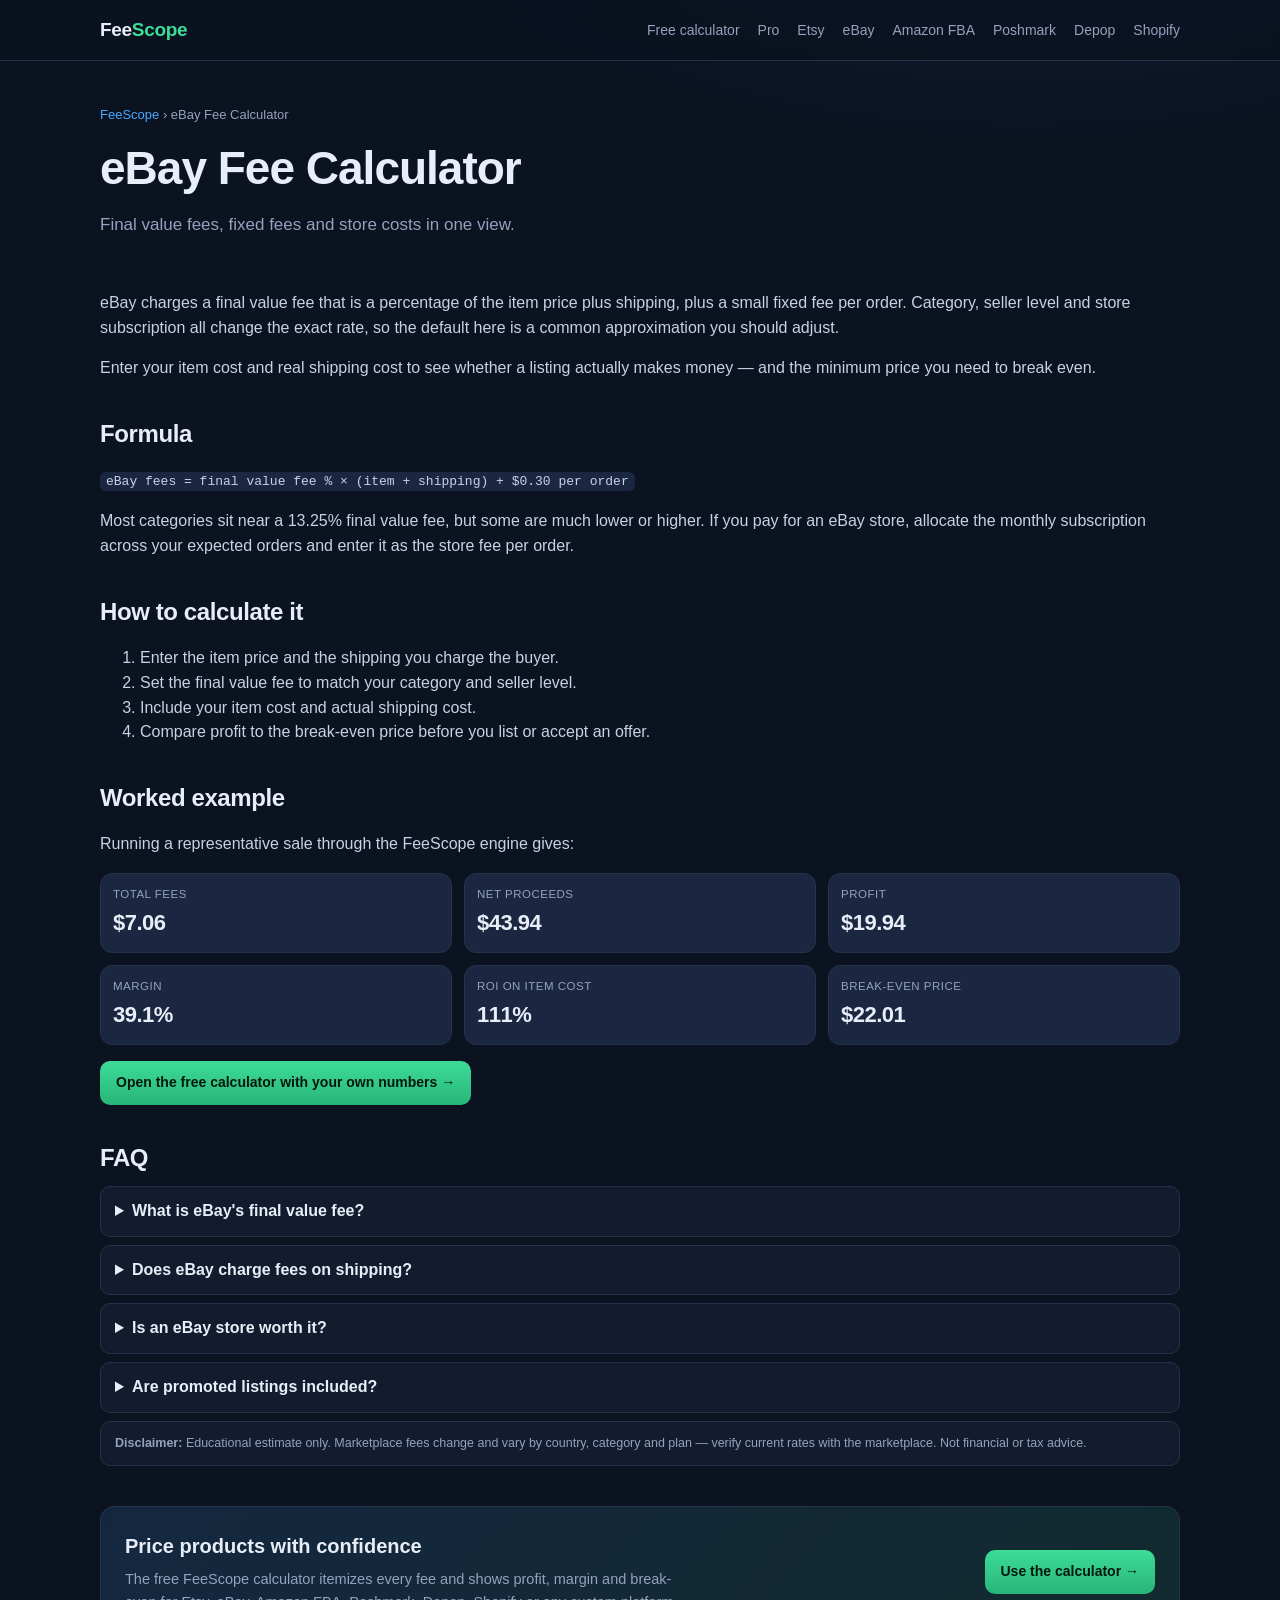
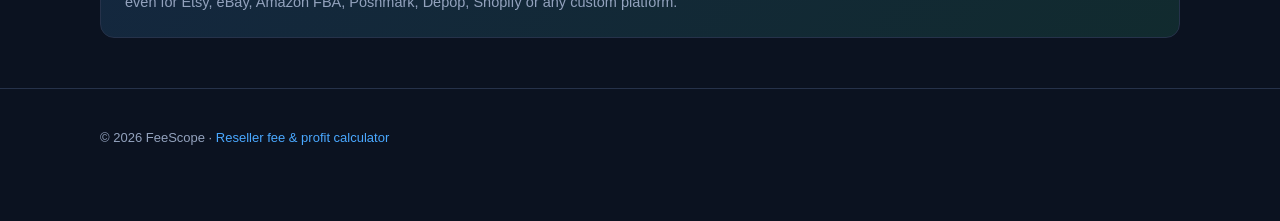
<file: ebay-fee-calculator.html>
<!doctype html>
<html lang="en">
<head>
<meta charset="utf-8">
<meta name="viewport" content="width=device-width,initial-scale=1">
<title>eBay Fee Calculator — Final Value Fee &amp; Profit | FeeScope</title>
<meta name="description" content="Free eBay fee calculator. Estimate the final value fee, per-order fee and optional store costs, then see net profit, margin and break-even price.">
<link rel="canonical" href="https://lowlune.github.io/feescope/ebay-fee-calculator.html">
<meta property="og:title" content="eBay Fee Calculator | FeeScope">
<meta property="og:description" content="Free eBay fee calculator. Estimate the final value fee, per-order fee and optional store costs, then see net profit, margin and break-even price.">
<meta property="og:type" content="article">
<meta property="og:url" content="https://lowlune.github.io/feescope/ebay-fee-calculator.html">
<meta property="og:site_name" content="FeeScope">
<meta property="og:image" content="https://lowlune.github.io/feescope/og.png">
<meta property="og:image:width" content="1200">
<meta property="og:image:height" content="630">
<meta name="twitter:card" content="summary_large_image">
<meta name="twitter:title" content="eBay Fee Calculator | FeeScope">
<meta name="twitter:description" content="Free eBay fee calculator. Estimate the final value fee, per-order fee and optional store costs, then see net profit, margin and break-even price.">
<meta name="twitter:image" content="https://lowlune.github.io/feescope/og.png">
<link rel="stylesheet" href="styles.css">
<script type="application/ld+json">{"@context":"https://schema.org","@type":"FAQPage","mainEntity":[{"@type":"Question","name":"What is eBay's final value fee?","acceptedAnswer":{"@type":"Answer","text":"For many categories it is about 13.25% of the item price plus shipping, with a fixed $0.30 per-order fee. Categories and seller levels differ, so confirm the rate for your listing."}},{"@type":"Question","name":"Does eBay charge fees on shipping?","acceptedAnswer":{"@type":"Answer","text":"Yes. The final value fee is generally calculated on the total the buyer pays, including shipping and handling."}},{"@type":"Question","name":"Is an eBay store worth it?","acceptedAnswer":{"@type":"Answer","text":"A store lowers some fees and includes free listings, but adds a monthly subscription. Allocate that cost per order to see the true break-even."}},{"@type":"Question","name":"Are promoted listings included?","acceptedAnswer":{"@type":"Answer","text":"Not automatically. Add your promoted-listings ad rate in the optional ad field to see its effect on profit."}}]}</script>
</head>
<body>
<header><div class="wrap nav"><a class="brand" href="index.html" style="text-decoration:none">Fee<b>Scope</b></a>
<nav><a href="index.html">Free calculator</a><a href="pro.html">Pro</a><a href="etsy-fee-calculator.html">Etsy</a><a href="ebay-fee-calculator.html">eBay</a><a href="amazon-fba-calculator.html">Amazon FBA</a><a href="poshmark-fee-calculator.html">Poshmark</a><a href="depop-fee-calculator.html">Depop</a><a href="shopify-fee-calculator.html">Shopify</a></nav></div></header>
<div class="wrap">
  <section class="hero">
    <p style="font-size:13px;color:var(--muted);margin:0 0 8px"><a href="index.html">FeeScope</a> › eBay Fee Calculator</p>
    <h1>eBay Fee Calculator</h1>
    <p>Final value fees, fixed fees and store costs in one view.</p>
  </section>

  <section class="content">
    <p>eBay charges a final value fee that is a percentage of the item price plus shipping, plus a small fixed fee per order. Category, seller level and store subscription all change the exact rate, so the default here is a common approximation you should adjust.</p><p>Enter your item cost and real shipping cost to see whether a listing actually makes money — and the minimum price you need to break even.</p>
    <h2>Formula</h2>
    <p><code>eBay fees = final value fee % × (item + shipping) + $0.30 per order</code></p>
    <p>Most categories sit near a 13.25% final value fee, but some are much lower or higher. If you pay for an eBay store, allocate the monthly subscription across your expected orders and enter it as the store fee per order.</p>
    <h2>How to calculate it</h2>
    <ol><li>Enter the item price and the shipping you charge the buyer.</li><li>Set the final value fee to match your category and seller level.</li><li>Include your item cost and actual shipping cost.</li><li>Compare profit to the break-even price before you list or accept an offer.</li></ol>

    <h2>Worked example</h2>
    <p>Running a representative sale through the FeeScope engine gives:</p>
    <div class="metrics"><div class="metric"><div class="k">Total fees</div><div class="v">$7.06</div></div><div class="metric"><div class="k">Net proceeds</div><div class="v">$43.94</div></div><div class="metric"><div class="k">Profit</div><div class="v">$19.94</div></div><div class="metric"><div class="k">Margin</div><div class="v">39.1%</div></div><div class="metric"><div class="k">ROI on item cost</div><div class="v">111%</div></div><div class="metric"><div class="k">Break-even price</div><div class="v">$22.01</div></div></div>
    <p><a class="btn" href="index.html">Open the free calculator with your own numbers →</a></p>

    <h2>FAQ</h2>
    <details><summary>What is eBay's final value fee?</summary><p>For many categories it is about 13.25% of the item price plus shipping, with a fixed $0.30 per-order fee. Categories and seller levels differ, so confirm the rate for your listing.</p></details><details><summary>Does eBay charge fees on shipping?</summary><p>Yes. The final value fee is generally calculated on the total the buyer pays, including shipping and handling.</p></details><details><summary>Is an eBay store worth it?</summary><p>A store lowers some fees and includes free listings, but adds a monthly subscription. Allocate that cost per order to see the true break-even.</p></details><details><summary>Are promoted listings included?</summary><p>Not automatically. Add your promoted-listings ad rate in the optional ad field to see its effect on profit.</p></details>
    <div class="disclaimer"><strong>Disclaimer:</strong> Educational estimate only. Marketplace fees change and vary by country, category and plan — verify current rates with the marketplace. Not financial or tax advice.</div>
  </section>

  <section class="cta">
    <div><h3>Price products with confidence</h3><p>The free FeeScope calculator itemizes every fee and shows profit, margin and break-even for Etsy, eBay, Amazon FBA, Poshmark, Depop, Shopify or any custom platform.</p></div>
    <a class="btn" href="index.html">Use the calculator →</a>
  </section>
</div>
<footer><div class="wrap"><p>© <span class="yr"></span> FeeScope · <a href="index.html">Reseller fee &amp; profit calculator</a></p></div></footer>
<script>document.querySelectorAll('.yr').forEach(e=>e.textContent=new Date().getFullYear());</script>
</body></html>
</file>
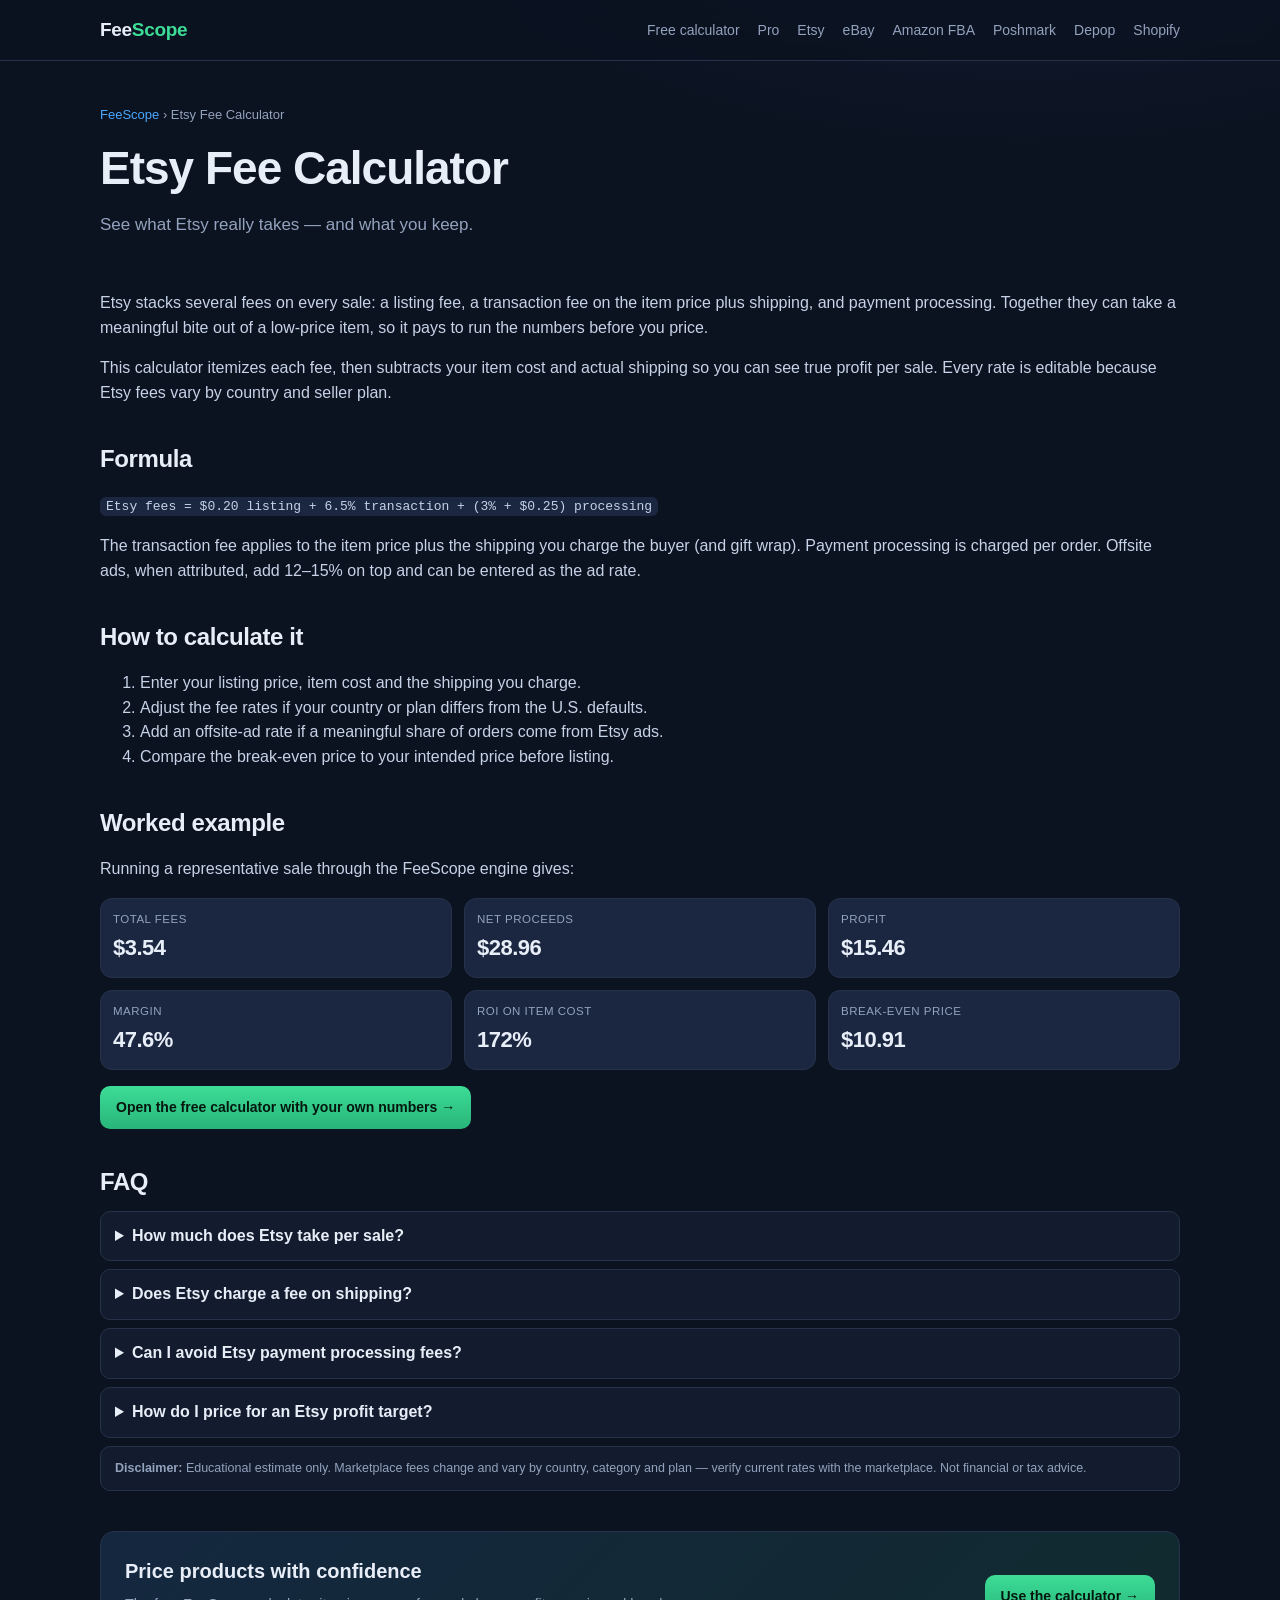
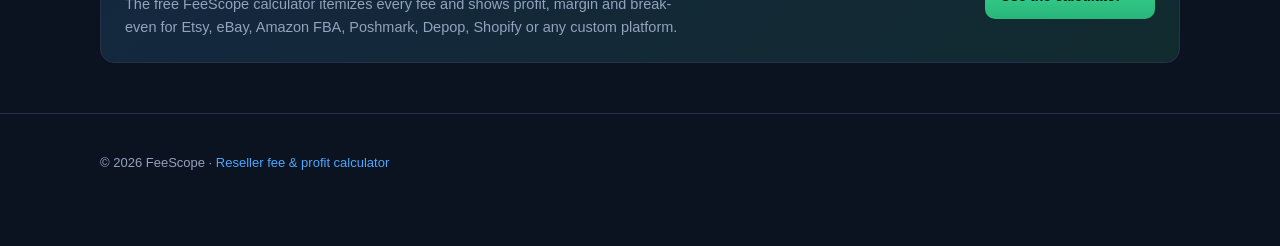
<file: etsy-fee-calculator.html>
<!doctype html>
<html lang="en">
<head>
<meta charset="utf-8">
<meta name="viewport" content="width=device-width,initial-scale=1">
<title>Etsy Fee Calculator — 2026 Fees, Profit &amp; Break-Even | FeeScope</title>
<meta name="description" content="Free Etsy fee calculator. Estimate listing, transaction and payment processing fees, then see net proceeds, profit, margin and break-even price.">
<link rel="canonical" href="https://lowlune.github.io/feescope/etsy-fee-calculator.html">
<meta property="og:title" content="Etsy Fee Calculator | FeeScope">
<meta property="og:description" content="Free Etsy fee calculator. Estimate listing, transaction and payment processing fees, then see net proceeds, profit, margin and break-even price.">
<meta property="og:type" content="article">
<meta property="og:url" content="https://lowlune.github.io/feescope/etsy-fee-calculator.html">
<meta property="og:site_name" content="FeeScope">
<meta property="og:image" content="https://lowlune.github.io/feescope/og.png">
<meta property="og:image:width" content="1200">
<meta property="og:image:height" content="630">
<meta name="twitter:card" content="summary_large_image">
<meta name="twitter:title" content="Etsy Fee Calculator | FeeScope">
<meta name="twitter:description" content="Free Etsy fee calculator. Estimate listing, transaction and payment processing fees, then see net proceeds, profit, margin and break-even price.">
<meta name="twitter:image" content="https://lowlune.github.io/feescope/og.png">
<link rel="stylesheet" href="styles.css">
<script type="application/ld+json">{"@context":"https://schema.org","@type":"FAQPage","mainEntity":[{"@type":"Question","name":"How much does Etsy take per sale?","acceptedAnswer":{"@type":"Answer","text":"In the U.S. Etsy generally charges a $0.20 listing fee, a 6.5% transaction fee on item price plus shipping, and payment processing of roughly 3% + $0.25 per order. Offsite ads can add 12–15% on attributed orders."}},{"@type":"Question","name":"Does Etsy charge a fee on shipping?","acceptedAnswer":{"@type":"Answer","text":"Yes. The transaction fee is calculated on the item price plus the shipping and gift wrap you charge the buyer, which is why raising shipping often does not recover its full cost."}},{"@type":"Question","name":"Can I avoid Etsy payment processing fees?","acceptedAnswer":{"@type":"Answer","text":"No. Etsy Payments processing applies to orders through Etsy. You can only reduce the impact by pricing for it."}},{"@type":"Question","name":"How do I price for an Etsy profit target?","acceptedAnswer":{"@type":"Answer","text":"Use the break-even price as your floor, then add your target margin. Re-check whenever Etsy changes its fee schedule."}}]}</script>
</head>
<body>
<header><div class="wrap nav"><a class="brand" href="index.html" style="text-decoration:none">Fee<b>Scope</b></a>
<nav><a href="index.html">Free calculator</a><a href="pro.html">Pro</a><a href="etsy-fee-calculator.html">Etsy</a><a href="ebay-fee-calculator.html">eBay</a><a href="amazon-fba-calculator.html">Amazon FBA</a><a href="poshmark-fee-calculator.html">Poshmark</a><a href="depop-fee-calculator.html">Depop</a><a href="shopify-fee-calculator.html">Shopify</a></nav></div></header>
<div class="wrap">
  <section class="hero">
    <p style="font-size:13px;color:var(--muted);margin:0 0 8px"><a href="index.html">FeeScope</a> › Etsy Fee Calculator</p>
    <h1>Etsy Fee Calculator</h1>
    <p>See what Etsy really takes — and what you keep.</p>
  </section>

  <section class="content">
    <p>Etsy stacks several fees on every sale: a listing fee, a transaction fee on the item price plus shipping, and payment processing. Together they can take a meaningful bite out of a low-price item, so it pays to run the numbers before you price.</p><p>This calculator itemizes each fee, then subtracts your item cost and actual shipping so you can see true profit per sale. Every rate is editable because Etsy fees vary by country and seller plan.</p>
    <h2>Formula</h2>
    <p><code>Etsy fees = $0.20 listing + 6.5% transaction + (3% + $0.25) processing</code></p>
    <p>The transaction fee applies to the item price plus the shipping you charge the buyer (and gift wrap). Payment processing is charged per order. Offsite ads, when attributed, add 12–15% on top and can be entered as the ad rate.</p>
    <h2>How to calculate it</h2>
    <ol><li>Enter your listing price, item cost and the shipping you charge.</li><li>Adjust the fee rates if your country or plan differs from the U.S. defaults.</li><li>Add an offsite-ad rate if a meaningful share of orders come from Etsy ads.</li><li>Compare the break-even price to your intended price before listing.</li></ol>

    <h2>Worked example</h2>
    <p>Running a representative sale through the FeeScope engine gives:</p>
    <div class="metrics"><div class="metric"><div class="k">Total fees</div><div class="v">$3.54</div></div><div class="metric"><div class="k">Net proceeds</div><div class="v">$28.96</div></div><div class="metric"><div class="k">Profit</div><div class="v">$15.46</div></div><div class="metric"><div class="k">Margin</div><div class="v">47.6%</div></div><div class="metric"><div class="k">ROI on item cost</div><div class="v">172%</div></div><div class="metric"><div class="k">Break-even price</div><div class="v">$10.91</div></div></div>
    <p><a class="btn" href="index.html">Open the free calculator with your own numbers →</a></p>

    <h2>FAQ</h2>
    <details><summary>How much does Etsy take per sale?</summary><p>In the U.S. Etsy generally charges a $0.20 listing fee, a 6.5% transaction fee on item price plus shipping, and payment processing of roughly 3% + $0.25 per order. Offsite ads can add 12–15% on attributed orders.</p></details><details><summary>Does Etsy charge a fee on shipping?</summary><p>Yes. The transaction fee is calculated on the item price plus the shipping and gift wrap you charge the buyer, which is why raising shipping often does not recover its full cost.</p></details><details><summary>Can I avoid Etsy payment processing fees?</summary><p>No. Etsy Payments processing applies to orders through Etsy. You can only reduce the impact by pricing for it.</p></details><details><summary>How do I price for an Etsy profit target?</summary><p>Use the break-even price as your floor, then add your target margin. Re-check whenever Etsy changes its fee schedule.</p></details>
    <div class="disclaimer"><strong>Disclaimer:</strong> Educational estimate only. Marketplace fees change and vary by country, category and plan — verify current rates with the marketplace. Not financial or tax advice.</div>
  </section>

  <section class="cta">
    <div><h3>Price products with confidence</h3><p>The free FeeScope calculator itemizes every fee and shows profit, margin and break-even for Etsy, eBay, Amazon FBA, Poshmark, Depop, Shopify or any custom platform.</p></div>
    <a class="btn" href="index.html">Use the calculator →</a>
  </section>
</div>
<footer><div class="wrap"><p>© <span class="yr"></span> FeeScope · <a href="index.html">Reseller fee &amp; profit calculator</a></p></div></footer>
<script>document.querySelectorAll('.yr').forEach(e=>e.textContent=new Date().getFullYear());</script>
</body></html>
</file>
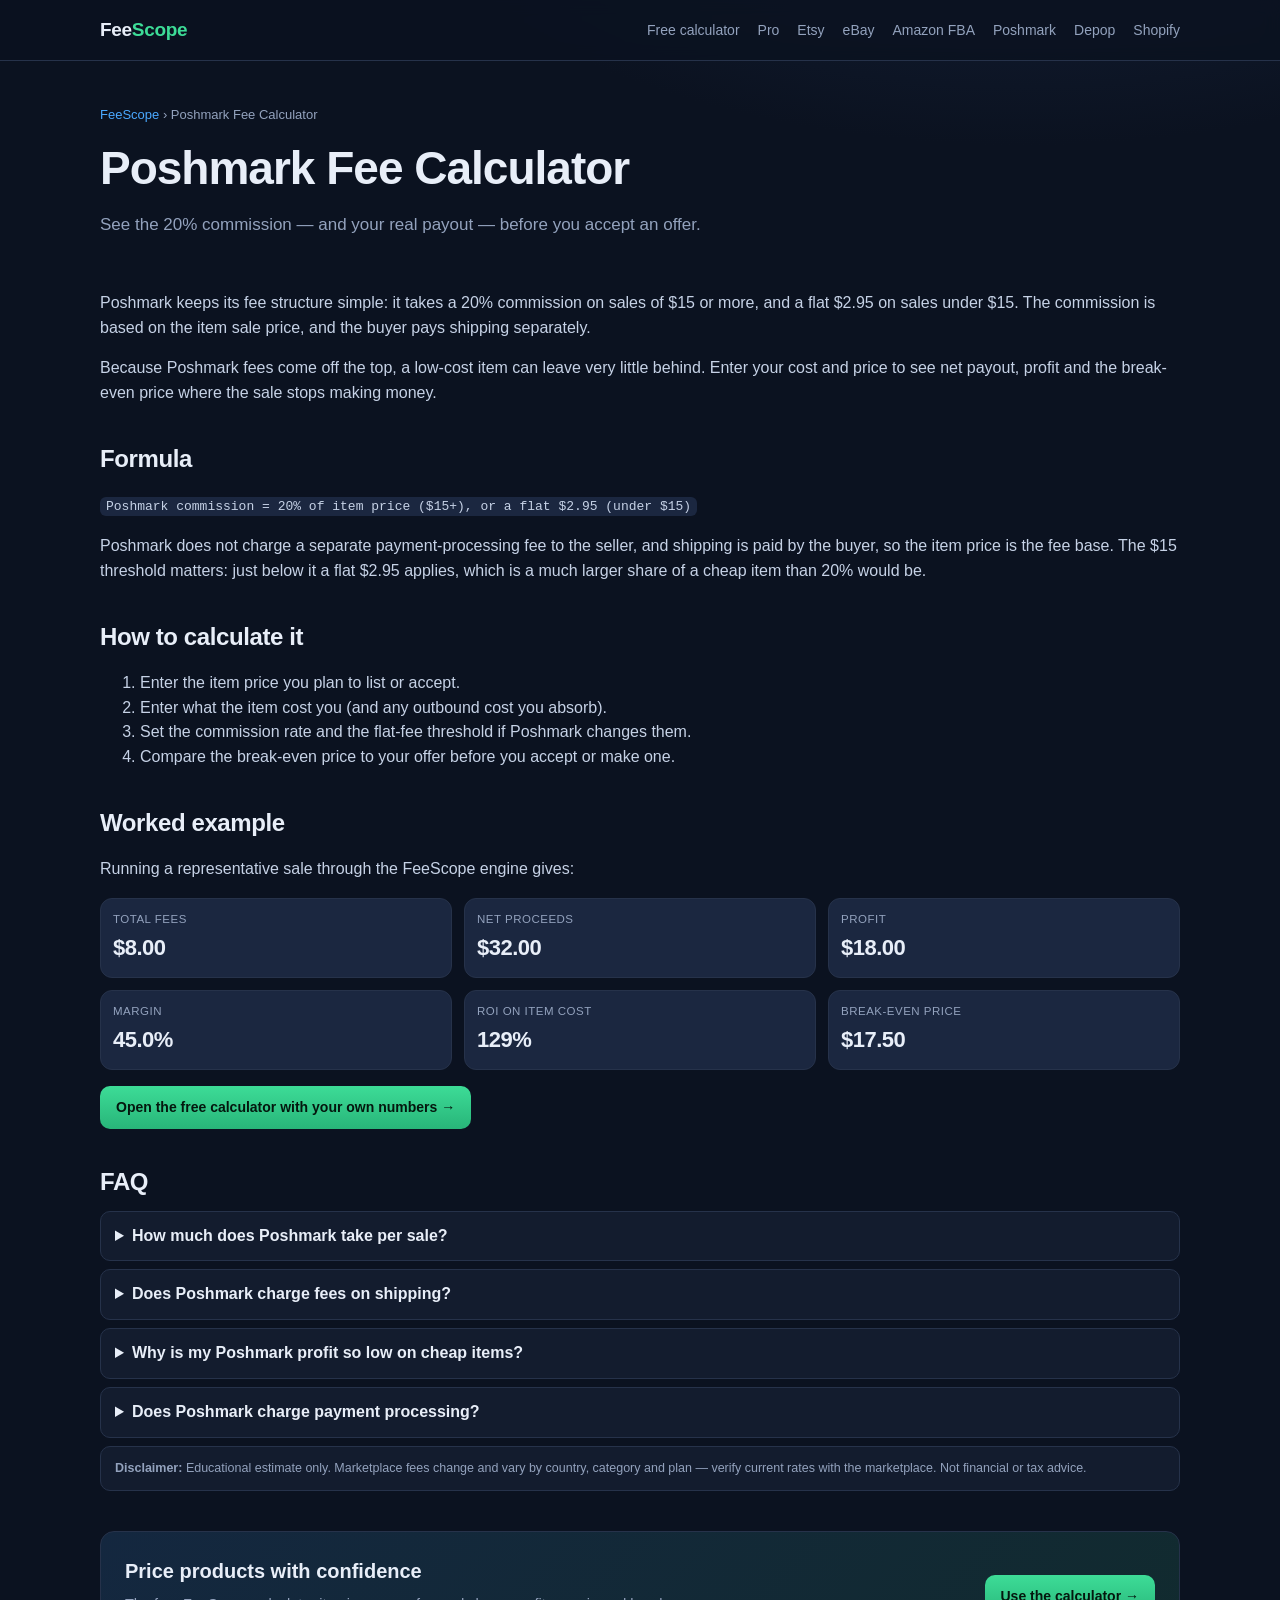
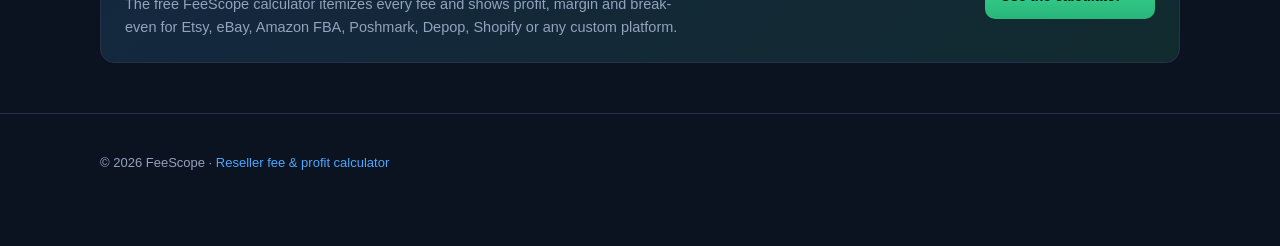
<file: poshmark-fee-calculator.html>
<!doctype html>
<html lang="en">
<head>
<meta charset="utf-8">
<meta name="viewport" content="width=device-width,initial-scale=1">
<title>Poshmark Fee Calculator — 20% Commission &amp; Profit | FeeScope</title>
<meta name="description" content="Free Poshmark fee calculator. Work out the 20% commission (or $2.95 flat under $15), net payout, profit and the price you need to break even.">
<link rel="canonical" href="https://lowlune.github.io/feescope/poshmark-fee-calculator.html">
<meta property="og:title" content="Poshmark Fee Calculator | FeeScope">
<meta property="og:description" content="Free Poshmark fee calculator. Work out the 20% commission (or $2.95 flat under $15), net payout, profit and the price you need to break even.">
<meta property="og:type" content="article">
<meta property="og:url" content="https://lowlune.github.io/feescope/poshmark-fee-calculator.html">
<meta property="og:site_name" content="FeeScope">
<meta property="og:image" content="https://lowlune.github.io/feescope/og.png">
<meta property="og:image:width" content="1200">
<meta property="og:image:height" content="630">
<meta name="twitter:card" content="summary_large_image">
<meta name="twitter:title" content="Poshmark Fee Calculator | FeeScope">
<meta name="twitter:description" content="Free Poshmark fee calculator. Work out the 20% commission (or $2.95 flat under $15), net payout, profit and the price you need to break even.">
<meta name="twitter:image" content="https://lowlune.github.io/feescope/og.png">
<link rel="stylesheet" href="styles.css">
<script type="application/ld+json">{"@context":"https://schema.org","@type":"FAQPage","mainEntity":[{"@type":"Question","name":"How much does Poshmark take per sale?","acceptedAnswer":{"@type":"Answer","text":"Poshmark charges a 20% commission on sales of $15 or more and a flat $2.95 on sales under $15. The commission is based on the item sale price."}},{"@type":"Question","name":"Does Poshmark charge fees on shipping?","acceptedAnswer":{"@type":"Answer","text":"No. On Poshmark the buyer pays shipping, and the commission is calculated on the item sale price, not on shipping."}},{"@type":"Question","name":"Why is my Poshmark profit so low on cheap items?","acceptedAnswer":{"@type":"Answer","text":"Under $15 the flat $2.95 fee can be a large share of a cheap item. Either bundle items or price above the threshold where the percentage fee is proportionally smaller."}},{"@type":"Question","name":"Does Poshmark charge payment processing?","acceptedAnswer":{"@type":"Answer","text":"Poshmark does not charge the seller a separate payment-processing fee the way Etsy does. Its commission is the main selling cost."}}]}</script>
</head>
<body>
<header><div class="wrap nav"><a class="brand" href="index.html" style="text-decoration:none">Fee<b>Scope</b></a>
<nav><a href="index.html">Free calculator</a><a href="pro.html">Pro</a><a href="etsy-fee-calculator.html">Etsy</a><a href="ebay-fee-calculator.html">eBay</a><a href="amazon-fba-calculator.html">Amazon FBA</a><a href="poshmark-fee-calculator.html">Poshmark</a><a href="depop-fee-calculator.html">Depop</a><a href="shopify-fee-calculator.html">Shopify</a></nav></div></header>
<div class="wrap">
  <section class="hero">
    <p style="font-size:13px;color:var(--muted);margin:0 0 8px"><a href="index.html">FeeScope</a> › Poshmark Fee Calculator</p>
    <h1>Poshmark Fee Calculator</h1>
    <p>See the 20% commission — and your real payout — before you accept an offer.</p>
  </section>

  <section class="content">
    <p>Poshmark keeps its fee structure simple: it takes a 20% commission on sales of $15 or more, and a flat $2.95 on sales under $15. The commission is based on the item sale price, and the buyer pays shipping separately.</p><p>Because Poshmark fees come off the top, a low-cost item can leave very little behind. Enter your cost and price to see net payout, profit and the break-even price where the sale stops making money.</p>
    <h2>Formula</h2>
    <p><code>Poshmark commission = 20% of item price ($15+), or a flat $2.95 (under $15)</code></p>
    <p>Poshmark does not charge a separate payment-processing fee to the seller, and shipping is paid by the buyer, so the item price is the fee base. The $15 threshold matters: just below it a flat $2.95 applies, which is a much larger share of a cheap item than 20% would be.</p>
    <h2>How to calculate it</h2>
    <ol><li>Enter the item price you plan to list or accept.</li><li>Enter what the item cost you (and any outbound cost you absorb).</li><li>Set the commission rate and the flat-fee threshold if Poshmark changes them.</li><li>Compare the break-even price to your offer before you accept or make one.</li></ol>

    <h2>Worked example</h2>
    <p>Running a representative sale through the FeeScope engine gives:</p>
    <div class="metrics"><div class="metric"><div class="k">Total fees</div><div class="v">$8.00</div></div><div class="metric"><div class="k">Net proceeds</div><div class="v">$32.00</div></div><div class="metric"><div class="k">Profit</div><div class="v">$18.00</div></div><div class="metric"><div class="k">Margin</div><div class="v">45.0%</div></div><div class="metric"><div class="k">ROI on item cost</div><div class="v">129%</div></div><div class="metric"><div class="k">Break-even price</div><div class="v">$17.50</div></div></div>
    <p><a class="btn" href="index.html">Open the free calculator with your own numbers →</a></p>

    <h2>FAQ</h2>
    <details><summary>How much does Poshmark take per sale?</summary><p>Poshmark charges a 20% commission on sales of $15 or more and a flat $2.95 on sales under $15. The commission is based on the item sale price.</p></details><details><summary>Does Poshmark charge fees on shipping?</summary><p>No. On Poshmark the buyer pays shipping, and the commission is calculated on the item sale price, not on shipping.</p></details><details><summary>Why is my Poshmark profit so low on cheap items?</summary><p>Under $15 the flat $2.95 fee can be a large share of a cheap item. Either bundle items or price above the threshold where the percentage fee is proportionally smaller.</p></details><details><summary>Does Poshmark charge payment processing?</summary><p>Poshmark does not charge the seller a separate payment-processing fee the way Etsy does. Its commission is the main selling cost.</p></details>
    <div class="disclaimer"><strong>Disclaimer:</strong> Educational estimate only. Marketplace fees change and vary by country, category and plan — verify current rates with the marketplace. Not financial or tax advice.</div>
  </section>

  <section class="cta">
    <div><h3>Price products with confidence</h3><p>The free FeeScope calculator itemizes every fee and shows profit, margin and break-even for Etsy, eBay, Amazon FBA, Poshmark, Depop, Shopify or any custom platform.</p></div>
    <a class="btn" href="index.html">Use the calculator →</a>
  </section>
</div>
<footer><div class="wrap"><p>© <span class="yr"></span> FeeScope · <a href="index.html">Reseller fee &amp; profit calculator</a></p></div></footer>
<script>document.querySelectorAll('.yr').forEach(e=>e.textContent=new Date().getFullYear());</script>
</body></html>
</file>
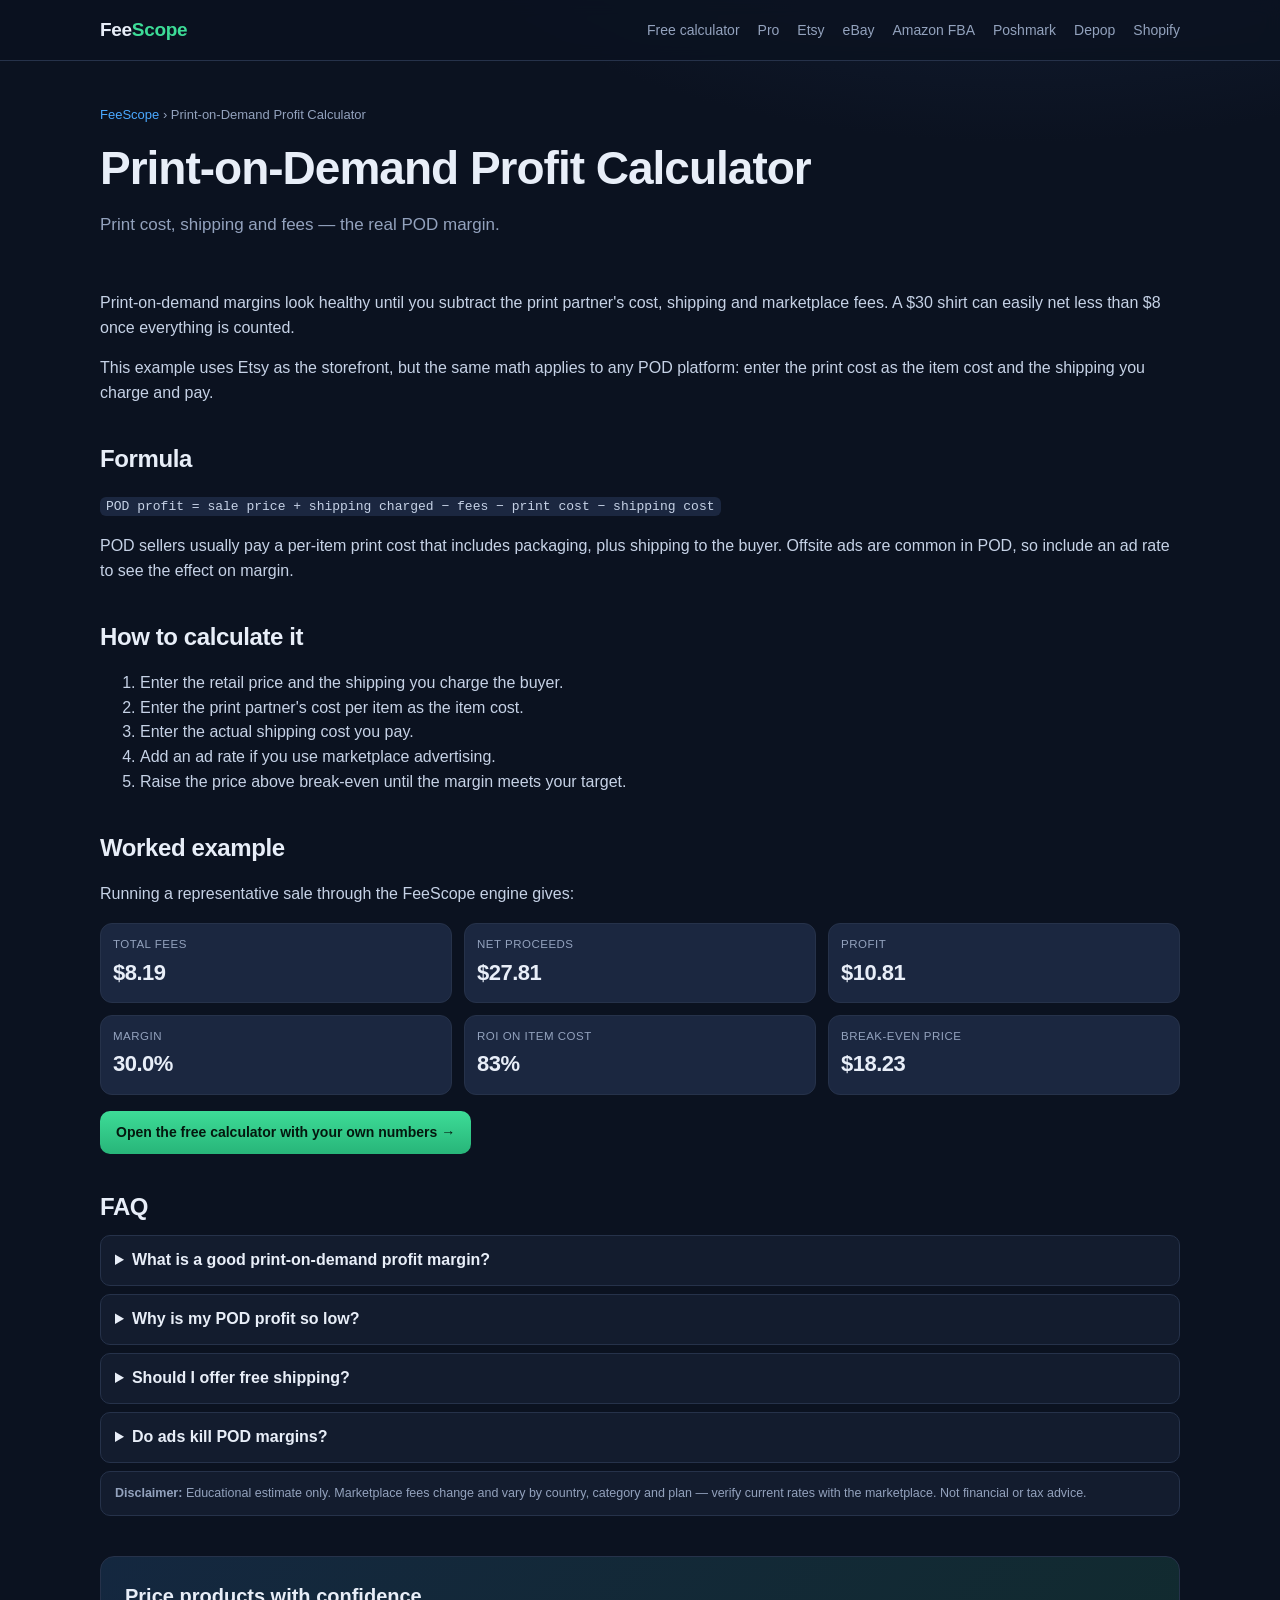
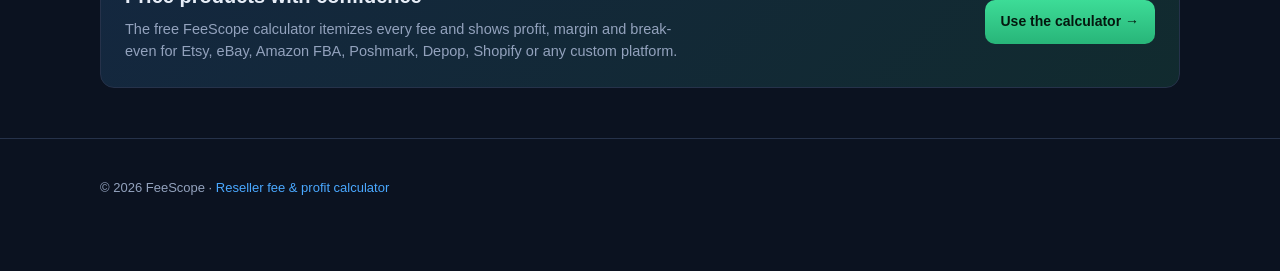
<file: print-on-demand-profit-calculator.html>
<!doctype html>
<html lang="en">
<head>
<meta charset="utf-8">
<meta name="viewport" content="width=device-width,initial-scale=1">
<title>Print-on-Demand Profit Calculator — Etsy POD Margins | FeeScope</title>
<meta name="description" content="Free print-on-demand profit calculator. Subtract print cost, shipping and marketplace fees to find your real POD margin and break-even price.">
<link rel="canonical" href="https://lowlune.github.io/feescope/print-on-demand-profit-calculator.html">
<meta property="og:title" content="Print-on-Demand Profit Calculator | FeeScope">
<meta property="og:description" content="Free print-on-demand profit calculator. Subtract print cost, shipping and marketplace fees to find your real POD margin and break-even price.">
<meta property="og:type" content="article">
<meta property="og:url" content="https://lowlune.github.io/feescope/print-on-demand-profit-calculator.html">
<meta property="og:site_name" content="FeeScope">
<meta property="og:image" content="https://lowlune.github.io/feescope/og.png">
<meta property="og:image:width" content="1200">
<meta property="og:image:height" content="630">
<meta name="twitter:card" content="summary_large_image">
<meta name="twitter:title" content="Print-on-Demand Profit Calculator | FeeScope">
<meta name="twitter:description" content="Free print-on-demand profit calculator. Subtract print cost, shipping and marketplace fees to find your real POD margin and break-even price.">
<meta name="twitter:image" content="https://lowlune.github.io/feescope/og.png">
<link rel="stylesheet" href="styles.css">
<script type="application/ld+json">{"@context":"https://schema.org","@type":"FAQPage","mainEntity":[{"@type":"Question","name":"What is a good print-on-demand profit margin?","acceptedAnswer":{"@type":"Answer","text":"Many POD sellers target a $8–15 profit per item rather than a fixed percentage, because print and shipping costs are largely fixed."}},{"@type":"Question","name":"Why is my POD profit so low?","acceptedAnswer":{"@type":"Answer","text":"Print cost plus shipping plus Etsy's fees can exceed half the retail price on cheap items. Raise the price or choose lower-cost products."}},{"@type":"Question","name":"Should I offer free shipping?","acceptedAnswer":{"@type":"Answer","text":"Free shipping can improve conversion, but you still pay the shipping cost and the transaction fee is charged on the item price. Test the net margin either way."}},{"@type":"Question","name":"Do ads kill POD margins?","acceptedAnswer":{"@type":"Answer","text":"They can. A 12–15% offsite-ad rate on a low-priced item is a large share of profit, so factor it into your price."}}]}</script>
</head>
<body>
<header><div class="wrap nav"><a class="brand" href="index.html" style="text-decoration:none">Fee<b>Scope</b></a>
<nav><a href="index.html">Free calculator</a><a href="pro.html">Pro</a><a href="etsy-fee-calculator.html">Etsy</a><a href="ebay-fee-calculator.html">eBay</a><a href="amazon-fba-calculator.html">Amazon FBA</a><a href="poshmark-fee-calculator.html">Poshmark</a><a href="depop-fee-calculator.html">Depop</a><a href="shopify-fee-calculator.html">Shopify</a></nav></div></header>
<div class="wrap">
  <section class="hero">
    <p style="font-size:13px;color:var(--muted);margin:0 0 8px"><a href="index.html">FeeScope</a> › Print-on-Demand Profit Calculator</p>
    <h1>Print-on-Demand Profit Calculator</h1>
    <p>Print cost, shipping and fees — the real POD margin.</p>
  </section>

  <section class="content">
    <p>Print-on-demand margins look healthy until you subtract the print partner's cost, shipping and marketplace fees. A $30 shirt can easily net less than $8 once everything is counted.</p><p>This example uses Etsy as the storefront, but the same math applies to any POD platform: enter the print cost as the item cost and the shipping you charge and pay.</p>
    <h2>Formula</h2>
    <p><code>POD profit = sale price + shipping charged − fees − print cost − shipping cost</code></p>
    <p>POD sellers usually pay a per-item print cost that includes packaging, plus shipping to the buyer. Offsite ads are common in POD, so include an ad rate to see the effect on margin.</p>
    <h2>How to calculate it</h2>
    <ol><li>Enter the retail price and the shipping you charge the buyer.</li><li>Enter the print partner's cost per item as the item cost.</li><li>Enter the actual shipping cost you pay.</li><li>Add an ad rate if you use marketplace advertising.</li><li>Raise the price above break-even until the margin meets your target.</li></ol>

    <h2>Worked example</h2>
    <p>Running a representative sale through the FeeScope engine gives:</p>
    <div class="metrics"><div class="metric"><div class="k">Total fees</div><div class="v">$8.19</div></div><div class="metric"><div class="k">Net proceeds</div><div class="v">$27.81</div></div><div class="metric"><div class="k">Profit</div><div class="v">$10.81</div></div><div class="metric"><div class="k">Margin</div><div class="v">30.0%</div></div><div class="metric"><div class="k">ROI on item cost</div><div class="v">83%</div></div><div class="metric"><div class="k">Break-even price</div><div class="v">$18.23</div></div></div>
    <p><a class="btn" href="index.html">Open the free calculator with your own numbers →</a></p>

    <h2>FAQ</h2>
    <details><summary>What is a good print-on-demand profit margin?</summary><p>Many POD sellers target a $8–15 profit per item rather than a fixed percentage, because print and shipping costs are largely fixed.</p></details><details><summary>Why is my POD profit so low?</summary><p>Print cost plus shipping plus Etsy's fees can exceed half the retail price on cheap items. Raise the price or choose lower-cost products.</p></details><details><summary>Should I offer free shipping?</summary><p>Free shipping can improve conversion, but you still pay the shipping cost and the transaction fee is charged on the item price. Test the net margin either way.</p></details><details><summary>Do ads kill POD margins?</summary><p>They can. A 12–15% offsite-ad rate on a low-priced item is a large share of profit, so factor it into your price.</p></details>
    <div class="disclaimer"><strong>Disclaimer:</strong> Educational estimate only. Marketplace fees change and vary by country, category and plan — verify current rates with the marketplace. Not financial or tax advice.</div>
  </section>

  <section class="cta">
    <div><h3>Price products with confidence</h3><p>The free FeeScope calculator itemizes every fee and shows profit, margin and break-even for Etsy, eBay, Amazon FBA, Poshmark, Depop, Shopify or any custom platform.</p></div>
    <a class="btn" href="index.html">Use the calculator →</a>
  </section>
</div>
<footer><div class="wrap"><p>© <span class="yr"></span> FeeScope · <a href="index.html">Reseller fee &amp; profit calculator</a></p></div></footer>
<script>document.querySelectorAll('.yr').forEach(e=>e.textContent=new Date().getFullYear());</script>
</body></html>
</file>
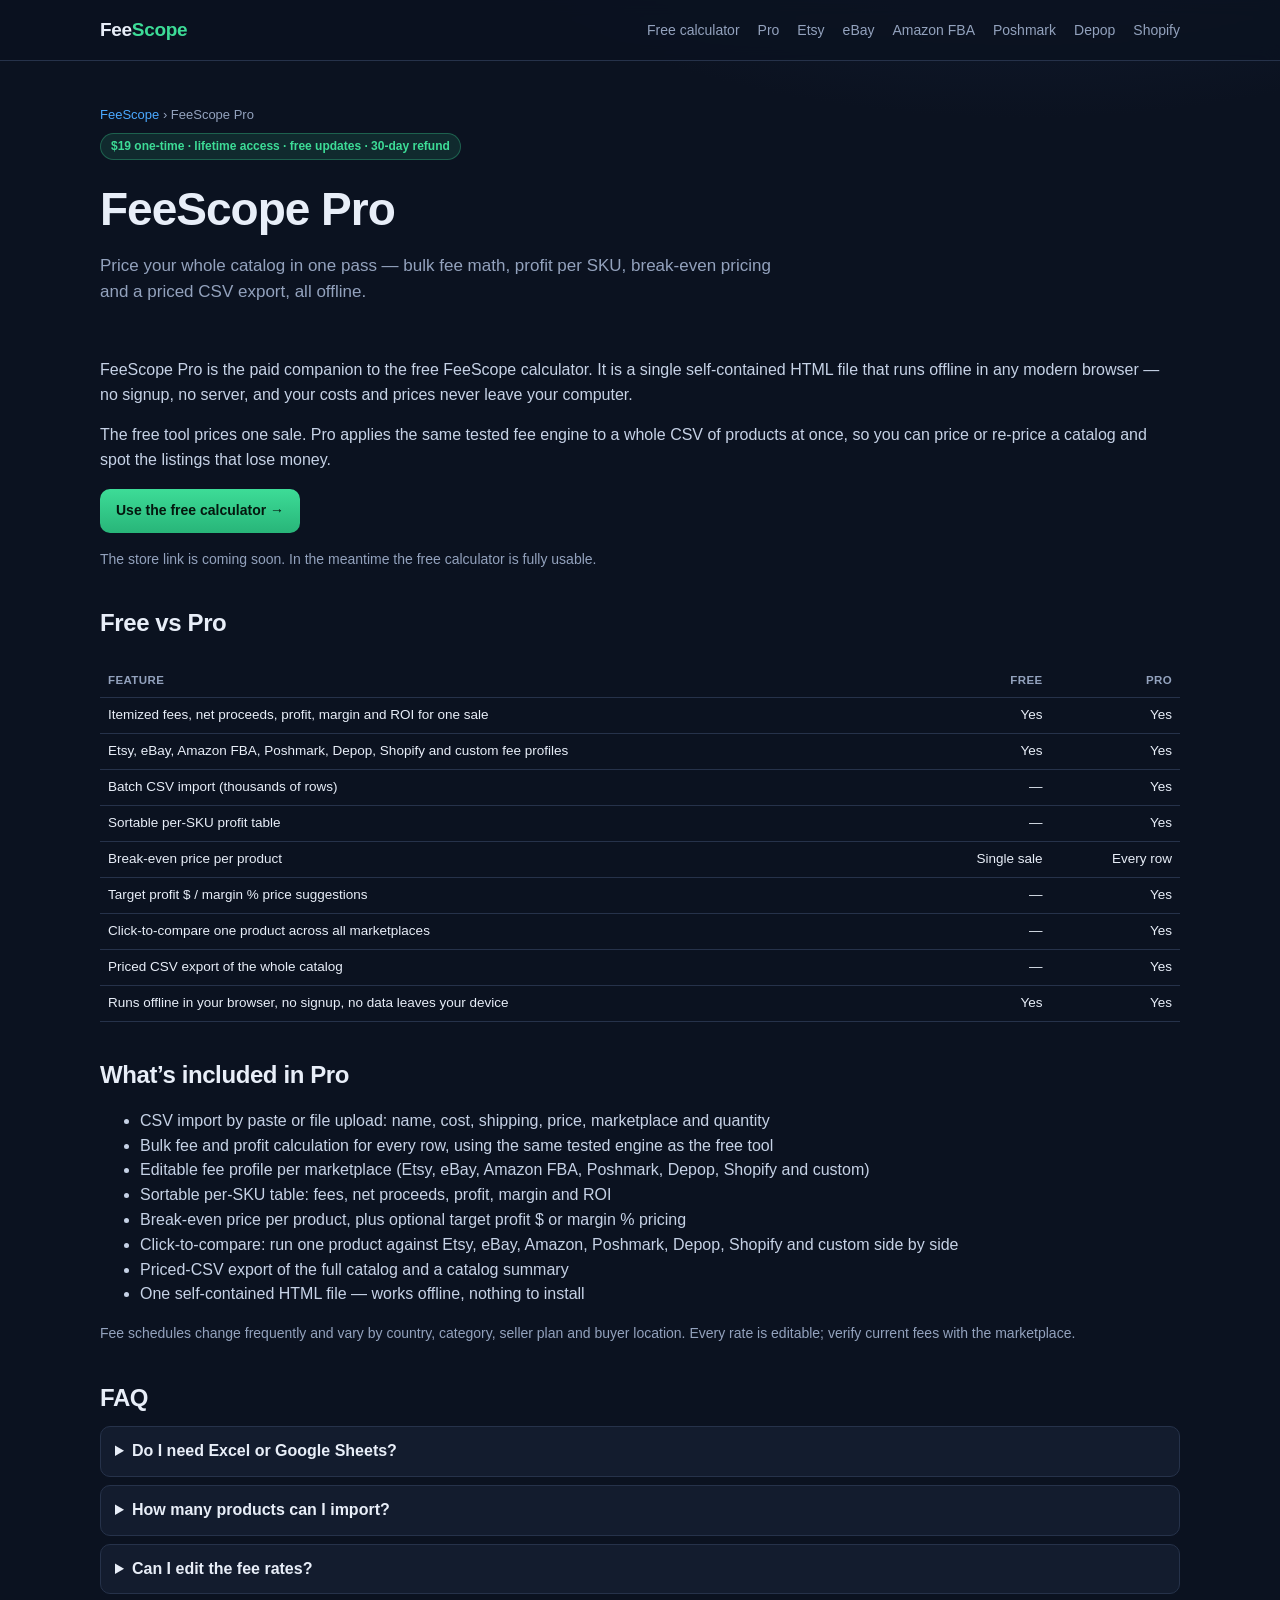
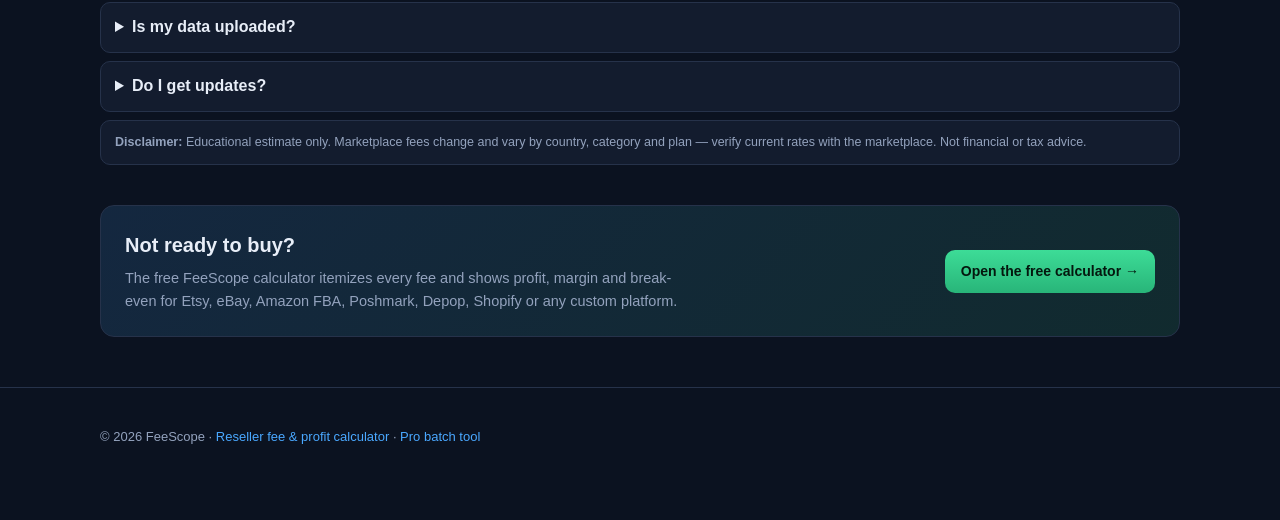
<file: pro.html>
<!doctype html>
<html lang="en">
<head>
<meta charset="utf-8">
<meta name="viewport" content="width=device-width,initial-scale=1">
<title>FeeScope Pro — Batch Reseller Profit &amp; Pricing Console | FeeScope</title>
<meta name="description" content="FeeScope Pro turns the free fee calculator into an offline batch console: import a product CSV, apply Etsy/eBay/Amazon/Poshmark/Depop/Shopify fee rules to every row, get per-SKU profit, break-even and target pricing, and export a priced catalog.">
<link rel="canonical" href="https://lowlune.github.io/feescope/pro.html">
<meta property="og:title" content="FeeScope Pro | FeeScope">
<meta property="og:description" content="FeeScope Pro turns the free fee calculator into an offline batch console: import a product CSV, apply Etsy/eBay/Amazon/Poshmark/Depop/Shopify fee rules to every row, get per-SKU profit, break-even and target pricing, and export a priced catalog.">
<meta property="og:type" content="product">
<meta property="og:url" content="https://lowlune.github.io/feescope/pro.html">
<meta property="og:site_name" content="FeeScope">
<meta property="og:image" content="https://lowlune.github.io/feescope/og.png">
<meta property="og:image:width" content="1200">
<meta property="og:image:height" content="630">
<meta name="twitter:card" content="summary_large_image">
<meta name="twitter:title" content="FeeScope Pro | FeeScope">
<meta name="twitter:description" content="FeeScope Pro turns the free fee calculator into an offline batch console: import a product CSV, apply Etsy/eBay/Amazon/Poshmark/Depop/Shopify fee rules to every row, get per-SKU profit, break-even and target pricing, and export a priced catalog.">
<meta name="twitter:image" content="https://lowlune.github.io/feescope/og.png">
<link rel="stylesheet" href="styles.css">
<script type="application/ld+json">{"@context":"https://schema.org","@type":"FAQPage","mainEntity":[{"@type":"Question","name":"Do I need Excel or Google Sheets?","acceptedAnswer":{"@type":"Answer","text":"No. FeeScope Pro is a single self-contained HTML file that runs offline in any modern browser. There is nothing to install and no account to create."}},{"@type":"Question","name":"How many products can I import?","acceptedAnswer":{"@type":"Answer","text":"Thousands of rows, limited only by your device and browser memory."}},{"@type":"Question","name":"Can I edit the fee rates?","acceptedAnswer":{"@type":"Answer","text":"Yes — every rate is configurable per marketplace, and you can switch a product between marketplaces to compare."}},{"@type":"Question","name":"Is my data uploaded?","acceptedAnswer":{"@type":"Answer","text":"No. Everything runs locally in your browser. Your costs and prices never leave your computer."}},{"@type":"Question","name":"Do I get updates?","acceptedAnswer":{"@type":"Answer","text":"Yes. Free updates to the same download — re-download from your purchase receipt."}}]}</script>
</head>
<body>
<header><div class="wrap nav"><a class="brand" href="index.html" style="text-decoration:none">Fee<b>Scope</b></a>
<nav><a href="index.html">Free calculator</a><a href="pro.html">Pro</a><a href="etsy-fee-calculator.html">Etsy</a><a href="ebay-fee-calculator.html">eBay</a><a href="amazon-fba-calculator.html">Amazon FBA</a><a href="poshmark-fee-calculator.html">Poshmark</a><a href="depop-fee-calculator.html">Depop</a><a href="shopify-fee-calculator.html">Shopify</a></nav></div></header>
<div class="wrap">
  <section class="hero">
    <p style="font-size:13px;color:var(--muted);margin:0 0 8px"><a href="index.html">FeeScope</a> › FeeScope Pro</p>
    <span class="badge">$19 one-time · lifetime access · free updates · 30-day refund</span>
    <h1>FeeScope Pro</h1>
    <p>Price your whole catalog in one pass — bulk fee math, profit per SKU, break-even pricing and a priced CSV export, all offline.</p>
  </section>

  <section class="content">
    <p>FeeScope Pro is the paid companion to the free FeeScope calculator. It is a single self-contained HTML file that runs offline in any modern browser — no signup, no server, and your costs and prices never leave your computer.</p><p>The free tool prices one sale. Pro applies the same tested fee engine to a whole CSV of products at once, so you can price or re-price a catalog and spot the listings that lose money.</p>
    <p><a class="btn" href="index.html#calculator" data-pro-buy>Use the free calculator →</a></p>
    <p style="color:var(--muted);font-size:14px" data-pro-soon>The store link is coming soon. In the meantime the free calculator is fully usable.</p>

    <h2>Free vs Pro</h2>
    <div class="tbl-wrap"><table><thead><tr><th>Feature</th><th>Free</th><th>Pro</th></tr></thead><tbody><tr><td>Itemized fees, net proceeds, profit, margin and ROI for one sale</td><td>Yes</td><td>Yes</td></tr><tr><td>Etsy, eBay, Amazon FBA, Poshmark, Depop, Shopify and custom fee profiles</td><td>Yes</td><td>Yes</td></tr><tr><td>Batch CSV import (thousands of rows)</td><td>—</td><td>Yes</td></tr><tr><td>Sortable per-SKU profit table</td><td>—</td><td>Yes</td></tr><tr><td>Break-even price per product</td><td>Single sale</td><td>Every row</td></tr><tr><td>Target profit $ / margin % price suggestions</td><td>—</td><td>Yes</td></tr><tr><td>Click-to-compare one product across all marketplaces</td><td>—</td><td>Yes</td></tr><tr><td>Priced CSV export of the whole catalog</td><td>—</td><td>Yes</td></tr><tr><td>Runs offline in your browser, no signup, no data leaves your device</td><td>Yes</td><td>Yes</td></tr></tbody></table></div>

    <h2>What’s included in Pro</h2>
    <ul><li>CSV import by paste or file upload: name, cost, shipping, price, marketplace and quantity</li><li>Bulk fee and profit calculation for every row, using the same tested engine as the free tool</li><li>Editable fee profile per marketplace (Etsy, eBay, Amazon FBA, Poshmark, Depop, Shopify and custom)</li><li>Sortable per-SKU table: fees, net proceeds, profit, margin and ROI</li><li>Break-even price per product, plus optional target profit $ or margin % pricing</li><li>Click-to-compare: run one product against Etsy, eBay, Amazon, Poshmark, Depop, Shopify and custom side by side</li><li>Priced-CSV export of the full catalog and a catalog summary</li><li>One self-contained HTML file — works offline, nothing to install</li></ul>
    <p style="color:var(--muted);font-size:14px">Fee schedules change frequently and vary by country, category, seller plan and buyer location. Every rate is editable; verify current fees with the marketplace.</p>

    <h2>FAQ</h2>
    <details><summary>Do I need Excel or Google Sheets?</summary><p>No. FeeScope Pro is a single self-contained HTML file that runs offline in any modern browser. There is nothing to install and no account to create.</p></details><details><summary>How many products can I import?</summary><p>Thousands of rows, limited only by your device and browser memory.</p></details><details><summary>Can I edit the fee rates?</summary><p>Yes — every rate is configurable per marketplace, and you can switch a product between marketplaces to compare.</p></details><details><summary>Is my data uploaded?</summary><p>No. Everything runs locally in your browser. Your costs and prices never leave your computer.</p></details><details><summary>Do I get updates?</summary><p>Yes. Free updates to the same download — re-download from your purchase receipt.</p></details>
    <div class="disclaimer"><strong>Disclaimer:</strong> Educational estimate only. Marketplace fees change and vary by country, category and plan — verify current rates with the marketplace. Not financial or tax advice.</div>
  </section>

  <section class="cta">
    <div><h3>Not ready to buy?</h3><p>The free FeeScope calculator itemizes every fee and shows profit, margin and break-even for Etsy, eBay, Amazon FBA, Poshmark, Depop, Shopify or any custom platform.</p></div>
    <a class="btn" href="index.html#calculator">Open the free calculator →</a>
  </section>
</div>
<footer><div class="wrap"><p>© <span class="yr"></span> FeeScope · <a href="index.html">Reseller fee &amp; profit calculator</a> · <a href="pro.html">Pro batch tool</a></p></div></footer>
<script type="module">
import { PRO_URL } from './store.js';
if (PRO_URL) {
  const a = document.querySelector('[data-pro-buy]');
  if (a) { a.href = PRO_URL; a.textContent = 'Buy FeeScope Pro — $19 →'; }
  document.querySelector('[data-pro-soon]')?.remove();
}
</script>
<script>document.querySelectorAll('.yr').forEach(e=>e.textContent=new Date().getFullYear());</script>
</body></html>
</file>
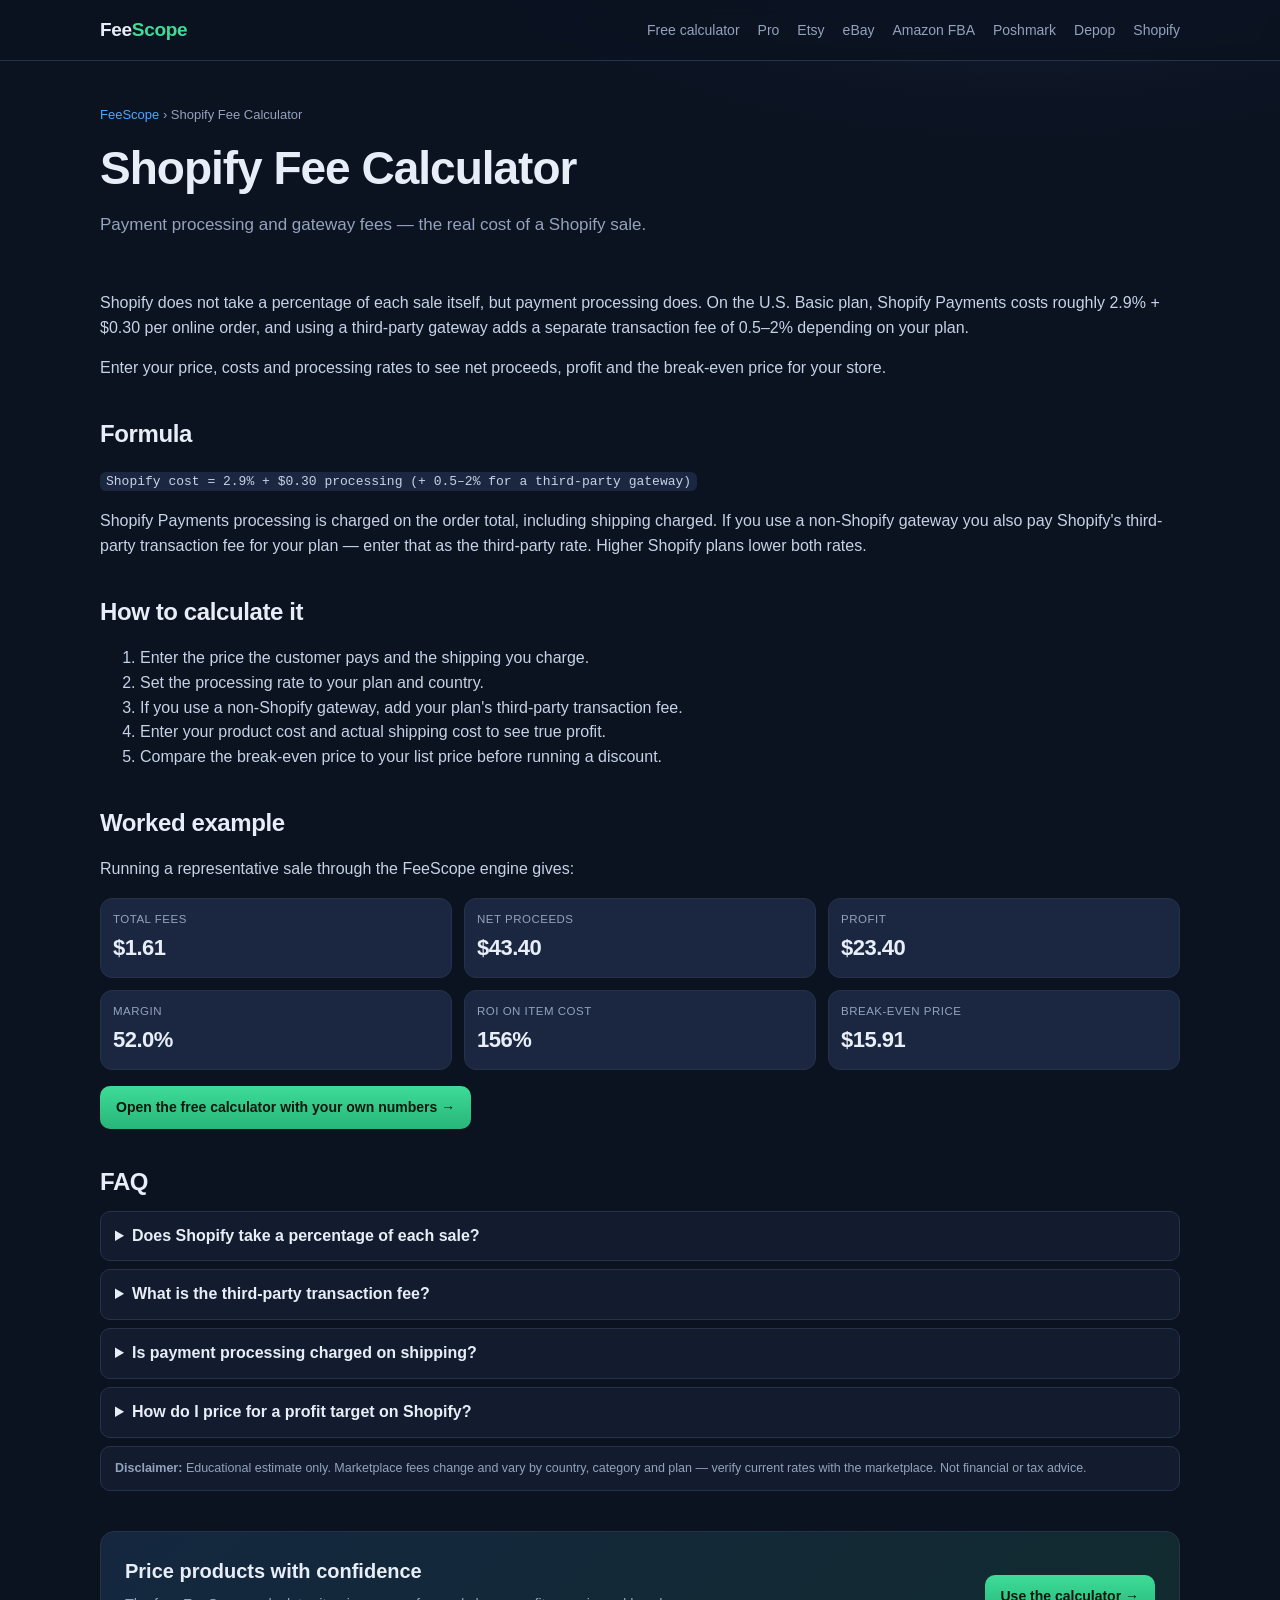
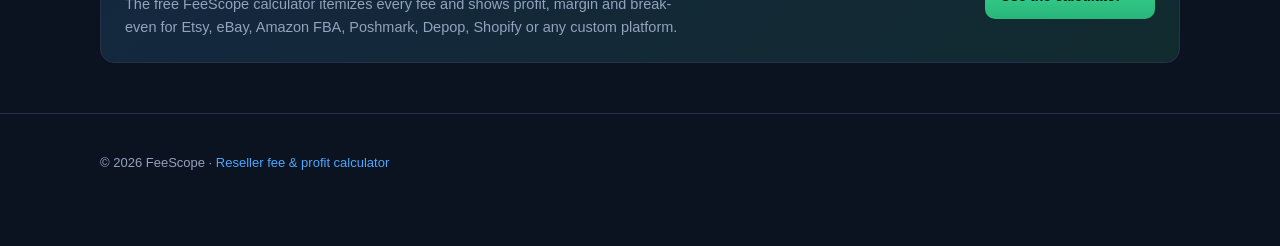
<file: shopify-fee-calculator.html>
<!doctype html>
<html lang="en">
<head>
<meta charset="utf-8">
<meta name="viewport" content="width=device-width,initial-scale=1">
<title>Shopify Fee Calculator — Payment Processing &amp; Profit | FeeScope</title>
<meta name="description" content="Free Shopify fee calculator. Estimate payment processing on the Basic plan, optional third-party gateway fees, then see profit, margin and break-even.">
<link rel="canonical" href="https://lowlune.github.io/feescope/shopify-fee-calculator.html">
<meta property="og:title" content="Shopify Fee Calculator | FeeScope">
<meta property="og:description" content="Free Shopify fee calculator. Estimate payment processing on the Basic plan, optional third-party gateway fees, then see profit, margin and break-even.">
<meta property="og:type" content="article">
<meta property="og:url" content="https://lowlune.github.io/feescope/shopify-fee-calculator.html">
<meta property="og:site_name" content="FeeScope">
<meta property="og:image" content="https://lowlune.github.io/feescope/og.png">
<meta property="og:image:width" content="1200">
<meta property="og:image:height" content="630">
<meta name="twitter:card" content="summary_large_image">
<meta name="twitter:title" content="Shopify Fee Calculator | FeeScope">
<meta name="twitter:description" content="Free Shopify fee calculator. Estimate payment processing on the Basic plan, optional third-party gateway fees, then see profit, margin and break-even.">
<meta name="twitter:image" content="https://lowlune.github.io/feescope/og.png">
<link rel="stylesheet" href="styles.css">
<script type="application/ld+json">{"@context":"https://schema.org","@type":"FAQPage","mainEntity":[{"@type":"Question","name":"Does Shopify take a percentage of each sale?","acceptedAnswer":{"@type":"Answer","text":"Shopify's subscription does not include a per-sale cut when you use Shopify Payments. You do pay payment processing (about 2.9% + $0.30 on Basic in the U.S.) plus any third-party gateway fee."}},{"@type":"Question","name":"What is the third-party transaction fee?","acceptedAnswer":{"@type":"Answer","text":"If you use a payment gateway other than Shopify Payments, Shopify charges an extra transaction fee that depends on your plan, typically 0.5–2%. Enter it in the calculator to see the effect."}},{"@type":"Question","name":"Is payment processing charged on shipping?","acceptedAnswer":{"@type":"Answer","text":"Yes. Processing is charged on the full order total, including any shipping you charge the customer."}},{"@type":"Question","name":"How do I price for a profit target on Shopify?","acceptedAnswer":{"@type":"Answer","text":"Start from the break-even price and add your target profit or margin. Remember that discounts, refunds and app subscriptions all reduce the final number."}}]}</script>
</head>
<body>
<header><div class="wrap nav"><a class="brand" href="index.html" style="text-decoration:none">Fee<b>Scope</b></a>
<nav><a href="index.html">Free calculator</a><a href="pro.html">Pro</a><a href="etsy-fee-calculator.html">Etsy</a><a href="ebay-fee-calculator.html">eBay</a><a href="amazon-fba-calculator.html">Amazon FBA</a><a href="poshmark-fee-calculator.html">Poshmark</a><a href="depop-fee-calculator.html">Depop</a><a href="shopify-fee-calculator.html">Shopify</a></nav></div></header>
<div class="wrap">
  <section class="hero">
    <p style="font-size:13px;color:var(--muted);margin:0 0 8px"><a href="index.html">FeeScope</a> › Shopify Fee Calculator</p>
    <h1>Shopify Fee Calculator</h1>
    <p>Payment processing and gateway fees — the real cost of a Shopify sale.</p>
  </section>

  <section class="content">
    <p>Shopify does not take a percentage of each sale itself, but payment processing does. On the U.S. Basic plan, Shopify Payments costs roughly 2.9% + $0.30 per online order, and using a third-party gateway adds a separate transaction fee of 0.5–2% depending on your plan.</p><p>Enter your price, costs and processing rates to see net proceeds, profit and the break-even price for your store.</p>
    <h2>Formula</h2>
    <p><code>Shopify cost = 2.9% + $0.30 processing (+ 0.5–2% for a third-party gateway)</code></p>
    <p>Shopify Payments processing is charged on the order total, including shipping charged. If you use a non-Shopify gateway you also pay Shopify's third-party transaction fee for your plan — enter that as the third-party rate. Higher Shopify plans lower both rates.</p>
    <h2>How to calculate it</h2>
    <ol><li>Enter the price the customer pays and the shipping you charge.</li><li>Set the processing rate to your plan and country.</li><li>If you use a non-Shopify gateway, add your plan's third-party transaction fee.</li><li>Enter your product cost and actual shipping cost to see true profit.</li><li>Compare the break-even price to your list price before running a discount.</li></ol>

    <h2>Worked example</h2>
    <p>Running a representative sale through the FeeScope engine gives:</p>
    <div class="metrics"><div class="metric"><div class="k">Total fees</div><div class="v">$1.61</div></div><div class="metric"><div class="k">Net proceeds</div><div class="v">$43.40</div></div><div class="metric"><div class="k">Profit</div><div class="v">$23.40</div></div><div class="metric"><div class="k">Margin</div><div class="v">52.0%</div></div><div class="metric"><div class="k">ROI on item cost</div><div class="v">156%</div></div><div class="metric"><div class="k">Break-even price</div><div class="v">$15.91</div></div></div>
    <p><a class="btn" href="index.html">Open the free calculator with your own numbers →</a></p>

    <h2>FAQ</h2>
    <details><summary>Does Shopify take a percentage of each sale?</summary><p>Shopify's subscription does not include a per-sale cut when you use Shopify Payments. You do pay payment processing (about 2.9% + $0.30 on Basic in the U.S.) plus any third-party gateway fee.</p></details><details><summary>What is the third-party transaction fee?</summary><p>If you use a payment gateway other than Shopify Payments, Shopify charges an extra transaction fee that depends on your plan, typically 0.5–2%. Enter it in the calculator to see the effect.</p></details><details><summary>Is payment processing charged on shipping?</summary><p>Yes. Processing is charged on the full order total, including any shipping you charge the customer.</p></details><details><summary>How do I price for a profit target on Shopify?</summary><p>Start from the break-even price and add your target profit or margin. Remember that discounts, refunds and app subscriptions all reduce the final number.</p></details>
    <div class="disclaimer"><strong>Disclaimer:</strong> Educational estimate only. Marketplace fees change and vary by country, category and plan — verify current rates with the marketplace. Not financial or tax advice.</div>
  </section>

  <section class="cta">
    <div><h3>Price products with confidence</h3><p>The free FeeScope calculator itemizes every fee and shows profit, margin and break-even for Etsy, eBay, Amazon FBA, Poshmark, Depop, Shopify or any custom platform.</p></div>
    <a class="btn" href="index.html">Use the calculator →</a>
  </section>
</div>
<footer><div class="wrap"><p>© <span class="yr"></span> FeeScope · <a href="index.html">Reseller fee &amp; profit calculator</a></p></div></footer>
<script>document.querySelectorAll('.yr').forEach(e=>e.textContent=new Date().getFullYear());</script>
</body></html>
</file>
<file: styles.css>
:root{
  --bg:#0b1220; --panel:#131c2e; --panel2:#1b2740; --line:#26324a;
  --text:#e8eef8; --muted:#93a2bd; --accent:#3ddc97; --accent2:#4aa8ff;
  --danger:#ff6b6b; --warn:#ffcf5c; --radius:14px;
  --font:-apple-system,BlinkMacSystemFont,"Segoe UI",Roboto,Helvetica,Arial,sans-serif;
}
*{box-sizing:border-box}
html,body{margin:0;padding:0}
body{background:radial-gradient(1200px 600px at 80% -10%,#16233c 0%,var(--bg) 55%);color:var(--text);font-family:var(--font);line-height:1.55}
a{color:var(--accent2);text-decoration:none}
a:hover{text-decoration:underline}
header{position:sticky;top:0;z-index:20;background:rgba(11,18,32,.85);backdrop-filter:blur(8px);border-bottom:1px solid var(--line)}
.wrap{max-width:1120px;margin:0 auto;padding:0 20px}
.nav{display:flex;align-items:center;justify-content:space-between;height:60px}
.brand{font-weight:800;font-size:19px;letter-spacing:-.3px;color:var(--text)}
.brand b{color:var(--accent)}
.nav nav a{margin-left:18px;color:var(--muted);font-size:14px}
.nav nav a:hover{color:var(--text);text-decoration:none}
.hero{padding:44px 0 12px}
.hero h1{font-size:clamp(28px,4.6vw,46px);margin:0 0 8px;letter-spacing:-1px}
.hero p{color:var(--muted);max-width:680px;margin:0;font-size:17px}
.badge{display:inline-block;background:rgba(61,220,151,.12);color:var(--accent);border:1px solid rgba(61,220,151,.3);padding:3px 10px;border-radius:999px;font-size:12px;font-weight:600;margin-bottom:14px}
.app{display:grid;grid-template-columns:360px 1fr;gap:20px;margin:26px 0}
@media(max-width:900px){.app{grid-template-columns:1fr}}
.panel{background:var(--panel);border:1px solid var(--line);border-radius:var(--radius);padding:18px}
.panel h2{margin:0 0 12px;font-size:15px;text-transform:uppercase;letter-spacing:.8px;color:var(--muted)}
fieldset{border:0;padding:0;margin:0 0 14px}
fieldset legend{font-size:12px;font-weight:700;text-transform:uppercase;letter-spacing:.7px;color:var(--accent2);padding:0 0 6px}
.field{display:flex;align-items:center;justify-content:space-between;gap:8px;margin-bottom:8px}
.field label{font-size:13.5px;color:var(--text).85}
.field .in{display:flex;align-items:center;gap:4px}
.field input[type=number]{width:110px;background:var(--panel2);border:1px solid var(--line);color:var(--text);border-radius:9px;padding:7px 9px;font-size:14px;text-align:right}
.field input[type=number]:focus{outline:2px solid var(--accent2);outline-offset:1px;border-color:var(--accent2)}
.field .unit{color:var(--muted);font-size:12px;width:14px}
.field select{background:var(--panel2);border:1px solid var(--line);color:var(--text);border-radius:9px;padding:7px 9px;font-size:14px;min-width:150px}
.field select:focus{outline:2px solid var(--accent2);outline-offset:1px;border-color:var(--accent2)}
.btn{display:inline-block;background:linear-gradient(180deg,#3ddc97,#28b579);color:#04170e;font-weight:700;border:0;border-radius:10px;padding:11px 16px;font-size:14px;cursor:pointer}
.btn:hover{filter:brightness(1.06);text-decoration:none}
.btn.ghost{background:transparent;color:var(--muted);border:1px solid var(--line);font-weight:600}
.metrics{display:grid;grid-template-columns:repeat(3,1fr);gap:12px;margin-bottom:16px}
@media(max-width:640px){.metrics{grid-template-columns:repeat(2,1fr)}}
.metric{background:var(--panel2);border:1px solid var(--line);border-radius:12px;padding:12px}
.metric .k{font-size:11.5px;color:var(--muted);text-transform:uppercase;letter-spacing:.5px}
.metric .v{font-size:22px;font-weight:800;letter-spacing:-.5px;margin-top:2px}
.metric .v.pos{color:var(--accent)}
.metric .v.neg{color:var(--danger)}
.metric .sub{font-size:11.5px;color:var(--muted)}
canvas{width:100%;height:230px;background:var(--panel2);border:1px solid var(--line);border-radius:12px}
table{width:100%;border-collapse:collapse;font-size:13.5px;margin-top:14px}
th,td{padding:7px 8px;text-align:right;border-bottom:1px solid var(--line);white-space:nowrap}
th:first-child,td:first-child{text-align:left}
thead th{color:var(--muted);font-size:11.5px;text-transform:uppercase;letter-spacing:.4px;font-weight:600}
tbody tr:hover{background:rgba(255,255,255,.03)}
.tbl-wrap{overflow-x:auto}
.cta{margin:30px 0;background:linear-gradient(135deg,rgba(74,168,255,.14),rgba(61,220,151,.12));border:1px solid var(--line);border-radius:var(--radius);padding:24px;display:flex;gap:20px;align-items:center;justify-content:space-between;flex-wrap:wrap}
.cta h3{margin:0 0 6px;font-size:20px}
.cta p{margin:0;color:var(--muted);max-width:560px;font-size:14.5px}
.content{margin:40px 0}
.content h2{font-size:24px;margin:34px 0 10px;letter-spacing:-.4px}
.content h3{font-size:17px;margin:22px 0 6px}
.content p,.content li{color:#c6d2e6}
.content code{background:var(--panel2);padding:2px 6px;border-radius:6px;font-size:13px}
details{border:1px solid var(--line);border-radius:10px;padding:12px 14px;margin:8px 0;background:var(--panel)}
summary{cursor:pointer;font-weight:600}
.grid2{display:grid;grid-template-columns:1fr 1fr;gap:10px 28px}
@media(max-width:700px){.grid2{grid-template-columns:1fr}}
footer{border-top:1px solid var(--line);margin-top:50px;padding:26px 0 60px;color:var(--muted);font-size:13px}
.disclaimer{background:var(--panel);border:1px solid var(--line);border-radius:10px;padding:12px 14px;font-size:12.5px;color:var(--muted)}
.share-row{display:flex;gap:8px;flex-wrap:wrap;margin-top:12px}
.note{font-size:12px;color:var(--muted);margin:2px 0 10px}
.hidden{display:none}
.bar{display:flex;height:26px;border-radius:8px;overflow:hidden;border:1px solid var(--line);margin:6px 0 14px;background:var(--panel2)}
.bar span{display:block;height:100%}
.bar .seg-profit{background:var(--accent)}
.bar .seg-fees{background:var(--warn)}
.bar .seg-cogs{background:#7a8bb0}
.bar .seg-ship{background:#4aa8ff}
.bar .seg-loss{background:var(--danger)}
.legend{display:flex;gap:14px;flex-wrap:wrap;font-size:12px;color:var(--muted)}
.legend i{display:inline-block;width:10px;height:10px;border-radius:3px;margin-right:5px;vertical-align:middle}
.tips{font-size:12.5px;color:var(--muted);margin-top:10px}
.tips b{color:var(--text)}
</file>
